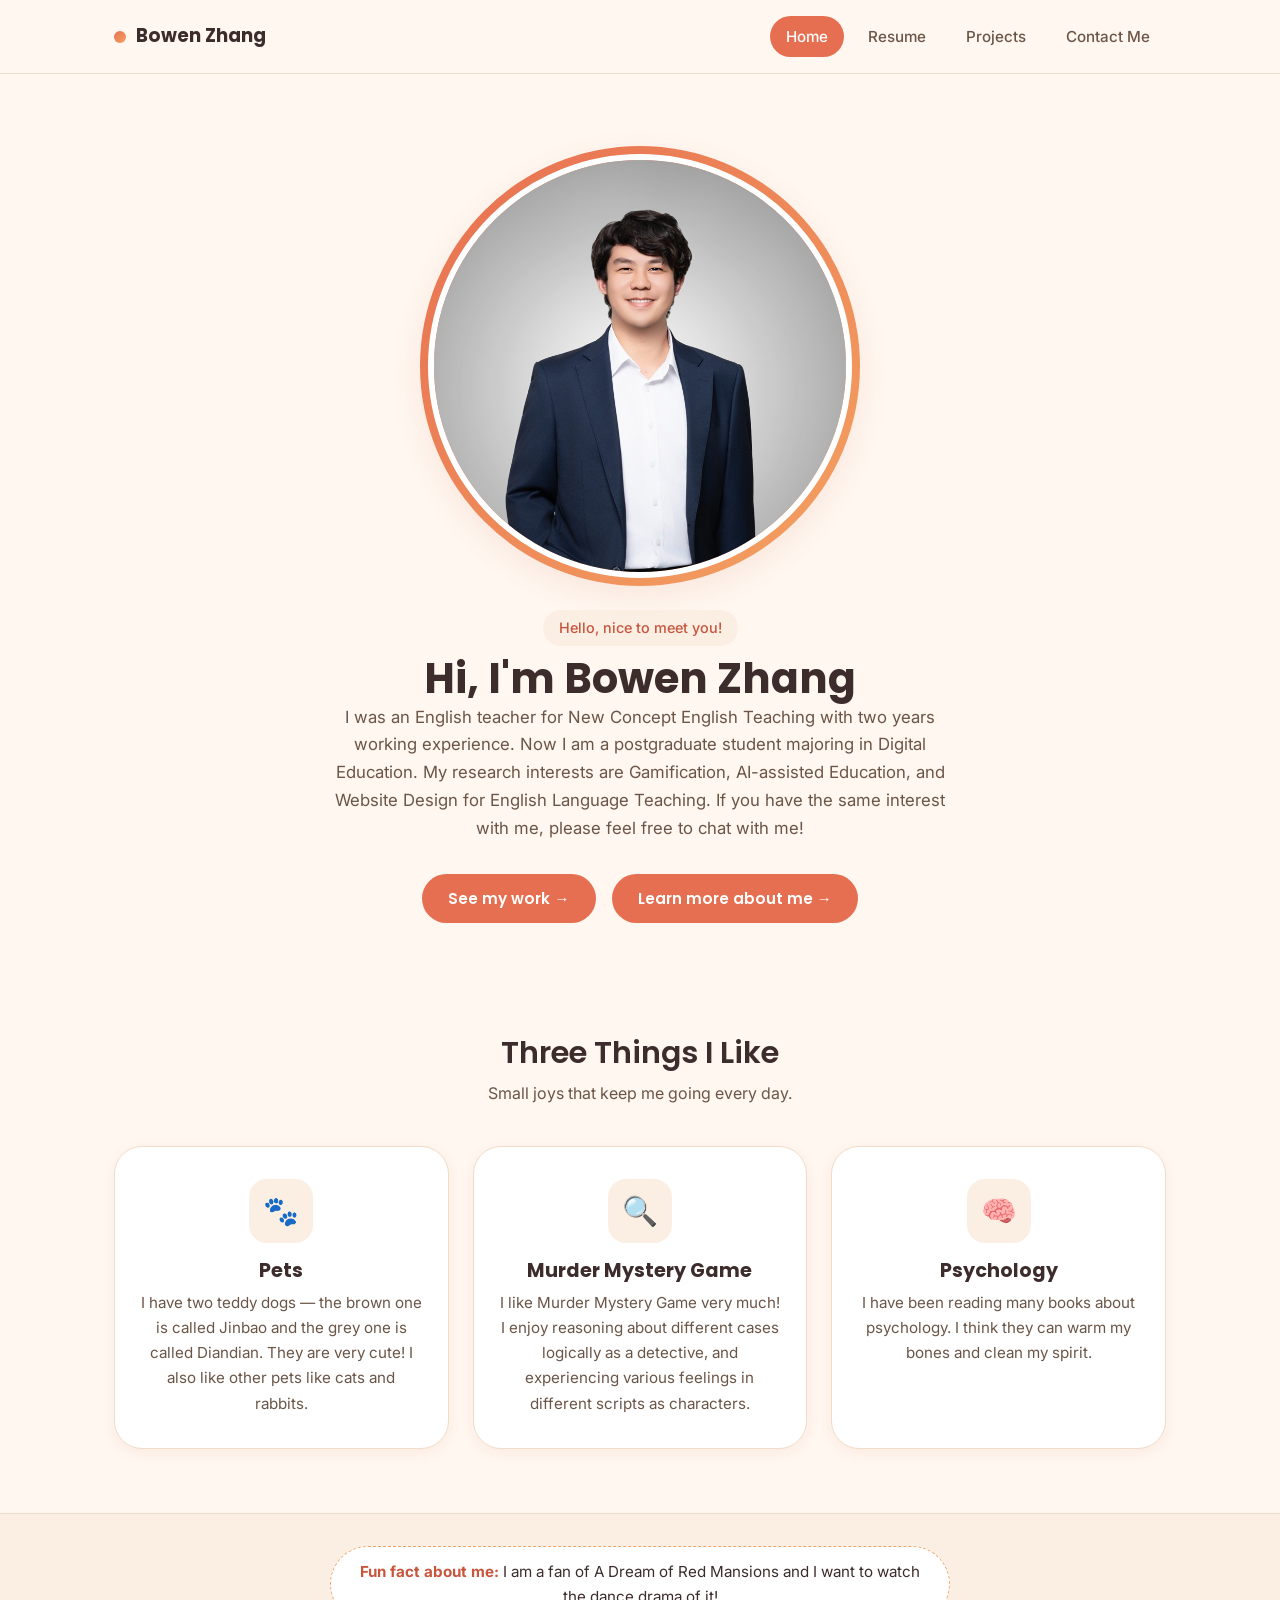
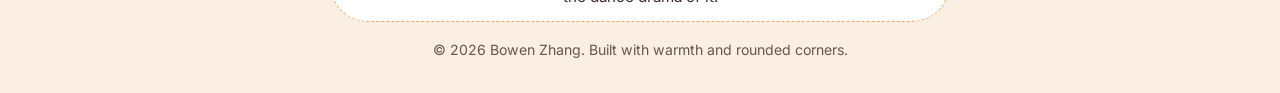
<file: Portfolio/index.html>
<!DOCTYPE html>
<html lang="en">
<head>
  <meta charset="UTF-8" />
  <meta name="viewport" content="width=device-width, initial-scale=1.0" />
  <title>Home | Bowen Zhang</title>
  <meta name="description" content="Hi, I'm Bowen Zhang — a friendly software builder who loves warm coffee, clean code, and long walks. Welcome to my little corner of the internet." />
  <link rel="stylesheet" href="css/styles.css" />
</head>
<body>

  <!-- ===== Navbar ===== -->
  <nav class="navbar">
    <div class="nav-inner">
      <a href="index.html" class="brand">
        <span class="brand-dot"></span>
        Bowen Zhang
      </a>
      <button class="nav-toggle" aria-label="Toggle menu" onclick="toggleNav()">&#9776;</button>
      <ul class="nav-links" id="navLinks">
        <a href="index.html" class="active">Home</a>
        <a href="resume.html">Resume</a>
        <a href="projects.html">Projects</a>
        <a href="contact.html">Contact Me</a>
      </ul>
    </div>
  </nav>

  <!-- ===== Hero ===== -->
  <header class="hero">
    <div class="container hero-inner">
      <div class="headshot-wrap">
        <img
          class="headshot"
          src="images/headshot-cropped.jpg"
          alt="Headshot of Bowen Zhang"
        />
      </div>
      <div>
        <span class="tagline">Hello, nice to meet you!</span>
        <h1>Hi, I'm Bowen Zhang</h1>
        <p class="intro">
          I was an English teacher for New Concept English Teaching with two years
          working experience. Now I am a postgraduate student majoring in Digital
          Education. My research interests are Gamification, AI-assisted Education, and
          Website Design for English Language Teaching. If you have the same interest
          with me, please feel free to chat with me!
        </p>
      </div>
    </div>
    <div class="container">
      <div class="hero-actions">
        <a href="projects.html" class="btn">See my work &rarr;</a>
        <a href="resume.html" class="btn">Learn more about me &rarr;</a>
      </div>
    </div>
  </header>

  <!-- ===== Three Things I Like ===== -->
  <section class="section">
    <div class="container">
      <h2 class="section-title">Three Things I Like</h2>
      <p class="section-subtitle">Small joys that keep me going every day.</p>
      <div class="likes-grid">
        <article class="like-card">
          <div class="like-icon">&#128062;</div>
          <h3>Pets</h3>
          <p>I have two teddy dogs — the brown one is called Jinbao and the grey one is called Diandian. They are very cute! I also like other pets like cats and rabbits.</p>
        </article>
        <article class="like-card">
          <div class="like-icon">&#128269;</div>
          <h3>Murder Mystery Game</h3>
          <p>I like Murder Mystery Game very much! I enjoy reasoning about different cases logically as a detective, and experiencing various feelings in different scripts as characters.</p>
        </article>
        <article class="like-card">
          <div class="like-icon">&#129504;</div>
          <h3>Psychology</h3>
          <p>I have been reading many books about psychology. I think they can warm my bones and clean my spirit.</p>
        </article>
      </div>
    </div>
  </section>

  <!-- ===== Footer ===== -->
  <footer class="footer">
    <div class="container">
      <p class="fun-fact">
        <strong>Fun fact about me:</strong> I am a fan of A Dream of Red Mansions and I want to watch the dance drama of it!
      </p>
      <p class="footer-meta">&copy; 2026 Bowen Zhang. Built with warmth and rounded corners.</p>
    </div>
  </footer>

  <script>
    function toggleNav() {
      document.getElementById('navLinks').classList.toggle('open');
    }
  </script>
</body>
</html>
</file>
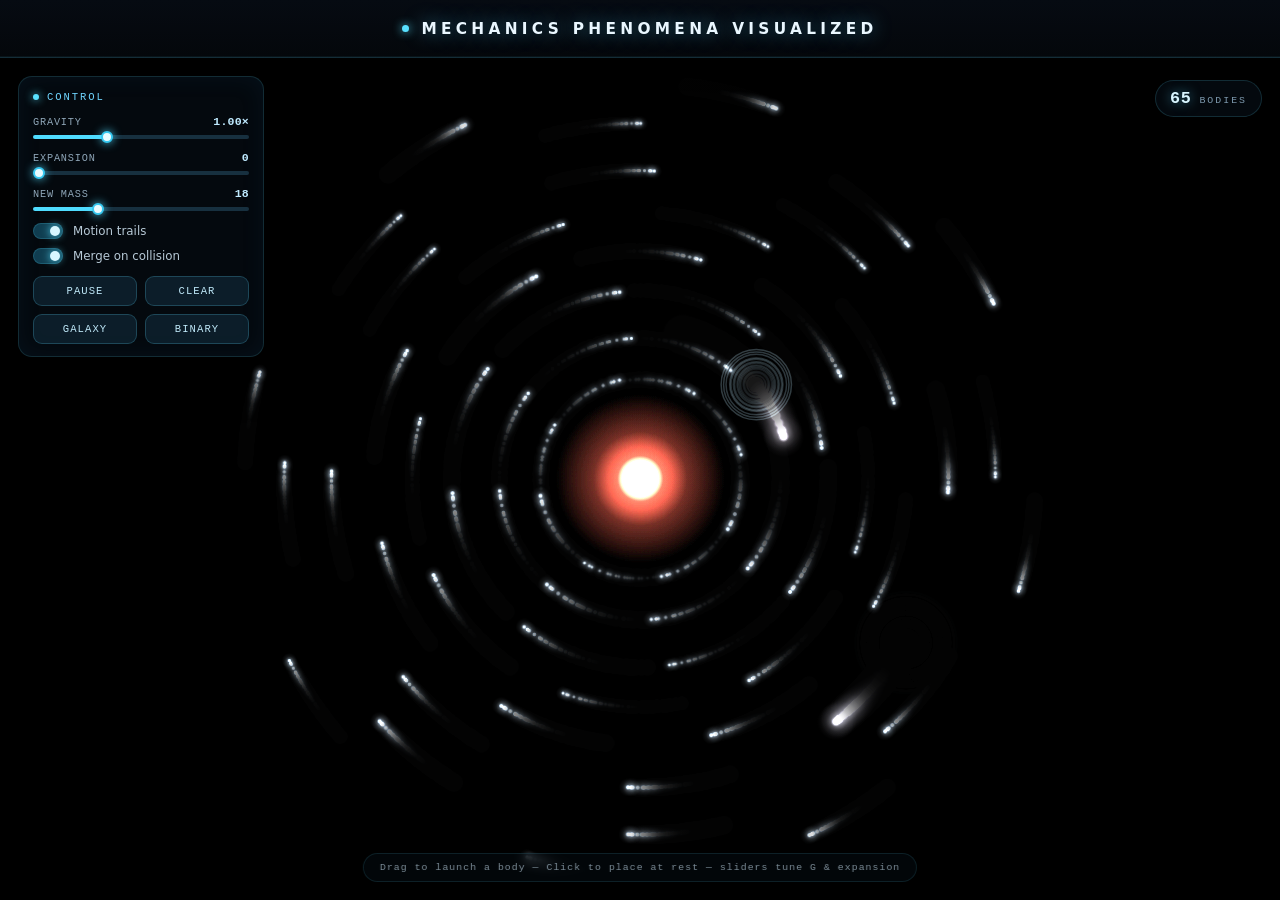
<file: Portfolio/physics-lesson.html>
<!DOCTYPE html>
<html lang="en">
<head>
  <meta charset="UTF-8" />
  <meta name="viewport" content="width=device-width, initial-scale=1.0" />
  <title>Mechanics Phenomena Visualized | Bowen Zhang</title>
  <meta name="description" content="An interactive gravity sandbox: launch planets, tune G and cosmic expansion, and watch bodies merge." />
  <style>
    * { box-sizing: border-box; }

    html, body {
      height: 100%;
      margin: 0;
    }

    body {
      background: #020305;
      color: #dfeaf5;
      font-family: "Segoe UI", system-ui, -apple-system, "Helvetica Neue", Arial, sans-serif;
      overflow: hidden;
    }

    .app {
      display: flex;
      flex-direction: column;
      height: 100vh;
      height: 100dvh;
    }

    /* ===== Title bar ===== */
    .title-bar {
      flex: 0 0 auto;
      display: flex;
      align-items: center;
      justify-content: center;
      height: 58px;
      padding: 0 20px;
      background: linear-gradient(180deg, #060b12 0%, #04070b 100%);
      border-bottom: 1px solid rgba(92, 220, 255, 0.16);
      box-shadow: 0 12px 30px rgba(0, 0, 0, 0.6), inset 0 -1px 0 rgba(92, 220, 255, 0.06);
      position: relative;
      z-index: 2;
    }

    .title-bar h1 {
      display: flex;
      align-items: center;
      gap: 12px;
      margin: 0;
      font-size: 0.96rem;
      font-weight: 600;
      letter-spacing: 0.28em;
      text-transform: uppercase;
      color: #eaf7ff;
      text-shadow: 0 0 18px rgba(92, 220, 255, 0.5);
      white-space: nowrap;
    }

    .pulse-dot {
      width: 7px;
      height: 7px;
      border-radius: 50%;
      background: #59e1ff;
      box-shadow: 0 0 10px #59e1ff;
      animation: pulse 2.4s ease-in-out infinite;
    }

    @keyframes pulse {
      0%, 100% { opacity: 0.5; box-shadow: 0 0 6px rgba(89, 225, 255, 0.45); }
      50% { opacity: 1; box-shadow: 0 0 16px rgba(89, 225, 255, 1); }
    }

    /* ===== Stage ===== */
    .stage {
      position: relative;
      flex: 1 1 auto;
      min-height: 0;
      background: #000;
      overflow: hidden;
    }

    .stage::after {
      content: "";
      position: absolute;
      inset: 0;
      pointer-events: none;
      background: radial-gradient(ellipse at center, rgba(0, 0, 0, 0) 52%, rgba(0, 0, 0, 0.6) 100%);
      z-index: 1;
    }

    #space {
      position: absolute;
      inset: 0;
      display: block;
      width: 100%;
      height: 100%;
      background: #000;
      touch-action: none;
      cursor: crosshair;
      z-index: 0;
    }

    /* ===== HUD ===== */
    .hud {
      position: absolute;
      z-index: 3;
    }

    .panel {
      top: 18px;
      left: 18px;
      width: 246px;
      padding: 14px 14px 12px;
      border-radius: 14px;
      background: rgba(6, 13, 20, 0.74);
      border: 1px solid rgba(92, 220, 255, 0.16);
      box-shadow: 0 18px 40px rgba(0, 0, 0, 0.55), inset 0 0 24px rgba(40, 120, 180, 0.08);
      backdrop-filter: blur(10px);
      -webkit-backdrop-filter: blur(10px);
      max-height: calc(100% - 36px);
      overflow-y: auto;
    }

    .panel-head {
      display: flex;
      align-items: center;
      gap: 8px;
      margin-bottom: 12px;
      font-family: ui-monospace, SFMono-Regular, Consolas, "Liberation Mono", monospace;
      font-size: 0.66rem;
      letter-spacing: 0.18em;
      text-transform: uppercase;
      color: #6fd6ff;
    }

    .panel-head::before {
      content: "";
      width: 6px;
      height: 6px;
      border-radius: 50%;
      background: #59e1ff;
      box-shadow: 0 0 8px #59e1ff;
    }

    .field {
      display: block;
      margin-bottom: 12px;
    }

    .field-top {
      display: flex;
      align-items: baseline;
      justify-content: space-between;
      margin-bottom: 7px;
      font-family: ui-monospace, SFMono-Regular, Consolas, "Liberation Mono", monospace;
      font-size: 0.64rem;
      letter-spacing: 0.08em;
      text-transform: uppercase;
      color: #8fa6b8;
    }

    .field-top b {
      font-size: 0.72rem;
      font-weight: 600;
      letter-spacing: 0.02em;
      color: #bfeaff;
    }

    input[type="range"] {
      -webkit-appearance: none;
      appearance: none;
      display: block;
      width: 100%;
      height: 4px;
      margin: 0;
      border-radius: 4px;
      outline: none;
      cursor: pointer;
      background: linear-gradient(
        90deg,
        #4fdcff 0%,
        #4fdcff var(--fill, 50%),
        #17303f var(--fill, 50%),
        #17303f 100%
      );
    }

    input[type="range"]::-webkit-slider-thumb {
      -webkit-appearance: none;
      width: 12px;
      height: 12px;
      border-radius: 50%;
      background: #e8fbff;
      border: 2px solid #35c8f0;
      box-shadow: 0 0 10px rgba(80, 220, 255, 0.9);
      cursor: pointer;
    }

    input[type="range"]::-moz-range-thumb {
      width: 10px;
      height: 10px;
      border-radius: 50%;
      background: #e8fbff;
      border: 2px solid #35c8f0;
      box-shadow: 0 0 10px rgba(80, 220, 255, 0.9);
      cursor: pointer;
    }

    .switch {
      display: flex;
      align-items: center;
      gap: 10px;
      margin: 9px 0;
      font-size: 0.74rem;
      color: #b7c9d6;
      cursor: pointer;
      user-select: none;
    }

    .switch input {
      position: absolute;
      opacity: 0;
      pointer-events: none;
    }

    .switch .track {
      position: relative;
      flex: 0 0 auto;
      width: 30px;
      height: 16px;
      border-radius: 99px;
      background: #16303f;
      border: 1px solid rgba(92, 220, 255, 0.18);
      transition: background 0.2s ease;
    }

    .switch .track::after {
      content: "";
      position: absolute;
      top: 2px;
      left: 2px;
      width: 10px;
      height: 10px;
      border-radius: 50%;
      background: #7b98ab;
      transition: transform 0.2s ease, background 0.2s ease, box-shadow 0.2s ease;
    }

    .switch input:checked + .track {
      background: rgba(50, 200, 255, 0.28);
    }

    .switch input:checked + .track::after {
      transform: translateX(14px);
      background: #d8f7ff;
      box-shadow: 0 0 8px #59e1ff;
    }

    .btn-row {
      display: grid;
      grid-template-columns: 1fr 1fr;
      gap: 8px;
      margin-top: 12px;
    }

    .pbtn {
      padding: 8px 6px;
      border-radius: 9px;
      font-family: ui-monospace, SFMono-Regular, Consolas, "Liberation Mono", monospace;
      font-size: 0.66rem;
      letter-spacing: 0.1em;
      text-transform: uppercase;
      color: #bfe8f8;
      background: rgba(30, 70, 95, 0.34);
      border: 1px solid rgba(92, 220, 255, 0.22);
      cursor: pointer;
      transition: background 0.18s ease, border-color 0.18s ease, box-shadow 0.18s ease, color 0.18s ease;
    }

    .pbtn:hover {
      background: rgba(50, 130, 175, 0.4);
      border-color: rgba(120, 235, 255, 0.55);
      box-shadow: 0 0 14px rgba(80, 220, 255, 0.25);
      color: #ffffff;
    }

    .pbtn.is-on {
      background: rgba(255, 96, 80, 0.22);
      border-color: rgba(255, 130, 110, 0.6);
      color: #ffd9d2;
      box-shadow: 0 0 14px rgba(255, 96, 80, 0.22);
    }

    .counter {
      top: 22px;
      right: 18px;
      display: flex;
      align-items: baseline;
      gap: 8px;
      padding: 8px 14px;
      border-radius: 99px;
      background: rgba(6, 13, 20, 0.7);
      border: 1px solid rgba(92, 220, 255, 0.16);
      backdrop-filter: blur(8px);
      -webkit-backdrop-filter: blur(8px);
      font-family: ui-monospace, SFMono-Regular, Consolas, "Liberation Mono", monospace;
      font-size: 0.62rem;
      letter-spacing: 0.2em;
      text-transform: uppercase;
      color: #7d99ad;
    }

    .counter b {
      font-size: 1.05rem;
      font-weight: 600;
      letter-spacing: 0.04em;
      color: #d9f6ff;
      text-shadow: 0 0 12px rgba(92, 220, 255, 0.55);
    }

    .hint {
      bottom: 18px;
      left: 50%;
      transform: translateX(-50%);
      padding: 8px 16px;
      border-radius: 99px;
      background: rgba(4, 10, 16, 0.62);
      border: 1px solid rgba(92, 220, 255, 0.12);
      backdrop-filter: blur(6px);
      -webkit-backdrop-filter: blur(6px);
      font-family: ui-monospace, SFMono-Regular, Consolas, "Liberation Mono", monospace;
      font-size: 0.62rem;
      letter-spacing: 0.1em;
      color: rgba(200, 225, 240, 0.62);
      white-space: nowrap;
    }

    @media (max-width: 720px) {
      .title-bar {
        height: 50px;
        padding: 0 12px;
      }

      .title-bar h1 {
        font-size: 0.72rem;
        letter-spacing: 0.15em;
      }

      .panel {
        top: 10px;
        left: 10px;
        width: 202px;
        padding: 10px;
        max-height: calc(100% - 20px);
      }

      .counter {
        top: 12px;
        right: 10px;
        padding: 6px 10px;
        gap: 6px;
        letter-spacing: 0.12em;
      }

      .pbtn {
        font-size: 0.6rem;
        letter-spacing: 0.06em;
        padding: 7px 4px;
      }

      .hint {
        bottom: 10px;
        width: calc(100% - 24px);
        padding: 7px 10px;
        font-size: 0.54rem;
        letter-spacing: 0.02em;
        text-align: center;
        white-space: normal;
      }
    }
  </style>
</head>
<body>
  <div class="app">
    <header class="title-bar">
      <h1><span class="pulse-dot" aria-hidden="true"></span>Mechanics Phenomena Visualized</h1>
    </header>

    <main class="stage" id="stage">
      <canvas id="space" aria-label="Gravity simulation canvas"></canvas>

      <aside class="hud panel" aria-label="Simulation controls">
        <div class="panel-head">Control</div>

        <label class="field" for="gravity">
          <span class="field-top"><span>Gravity</span><b id="gravityVal">1.00&times;</b></span>
          <input id="gravity" type="range" min="0" max="300" step="1" value="100" />
        </label>

        <label class="field" for="expansion">
          <span class="field-top"><span>Expansion</span><b id="expansionVal">0</b></span>
          <input id="expansion" type="range" min="0" max="100" step="1" value="0" />
        </label>

        <label class="field" for="mass">
          <span class="field-top"><span>New mass</span><b id="massVal">18</b></span>
          <input id="mass" type="range" min="1" max="60" step="1" value="18" />
        </label>

        <label class="switch">
          <input id="trails" type="checkbox" checked />
          <span class="track"></span>
          Motion trails
        </label>

        <label class="switch">
          <input id="merging" type="checkbox" checked />
          <span class="track"></span>
          Merge on collision
        </label>

        <div class="btn-row">
          <button id="pauseBtn" class="pbtn" type="button">Pause</button>
          <button id="clearBtn" class="pbtn" type="button">Clear</button>
          <button id="galaxyBtn" class="pbtn" type="button">Galaxy</button>
          <button id="binaryBtn" class="pbtn" type="button">Binary</button>
        </div>
      </aside>

      <div class="hud counter"><b id="bodyCount">0</b><span>bodies</span></div>

      <div class="hud hint">Drag to launch a body &mdash; Click to place at rest &mdash; sliders tune G &amp; expansion</div>
    </main>
  </div>

  <script>
    (function () {
      'use strict';

      var canvas = document.getElementById('space');
      var ctx = canvas.getContext('2d');
      var stage = document.getElementById('stage');
      var countEl = document.getElementById('bodyCount');

      var state = {
        bodies: [],
        flashes: [],
        paused: false,
        trails: true,
        merging: true,
        gravity: 100,
        expansion: 0,
        newMass: 18,
        drag: null,
        width: 0,
        height: 0
      };

      var DT = 1 / 60;
      var SOFT2 = 12 * 12;
      var MAX_ACC = 900;

      function clamp(v, lo, hi) { return v < lo ? lo : (v > hi ? hi : v); }
      function lerp(a, b, t) { return a + (b - a) * t; }

      // ---------- Appearance ----------
      function massMix(m) {
        var raw = clamp(Math.log10(m + 1) / Math.log10(2601), 0, 1);
        return Math.pow(raw, 1.7);
      }

      function massColor(m) {
        var t = massMix(m);
        return [
          Math.round(lerp(208, 255, t)),
          Math.round(lerp(232, 86, t)),
          Math.round(lerp(255, 60, t))
        ];
      }

      function massRadius(m) {
        return 2.2 * Math.cbrt(m) + 1.1;
      }

      function buildSprite(r, rgb) {
        var size = Math.ceil(r * 6.4);
        var c = size / 2;
        var cv = document.createElement('canvas');
        cv.width = size;
        cv.height = size;
        var g = cv.getContext('2d');
        var R = rgb[0], G = rgb[1], B = rgb[2];
        var grad = g.createRadialGradient(c, c, 0, c, c, c);
        grad.addColorStop(0.00, 'rgba(255,255,255,1)');
        grad.addColorStop(0.15, 'rgba(' + R + ',' + G + ',' + B + ',1)');
        grad.addColorStop(0.17, 'rgba(' + R + ',' + G + ',' + B + ',0.94)');
        grad.addColorStop(0.20, 'rgba(' + R + ',' + G + ',' + B + ',0.6)');
        grad.addColorStop(0.27, 'rgba(' + R + ',' + G + ',' + B + ',0.22)');
        grad.addColorStop(0.55, 'rgba(' + R + ',' + G + ',' + B + ',0.08)');
        grad.addColorStop(1.00, 'rgba(' + R + ',' + G + ',' + B + ',0)');
        g.fillStyle = grad;
        g.fillRect(0, 0, size, size);
        return { cv: cv, size: size };
      }

      function updateCount() {
        countEl.textContent = state.bodies.length;
      }

      function makeBody(x, y, vx, vy, m) {
        var rgb = massColor(m);
        var r = massRadius(m);
        var b = {
          x: x,
          y: y,
          vx: vx,
          vy: vy,
          m: m,
          r: r,
          ax: 0,
          ay: 0,
          dead: false,
          sprite: null
        };
        b.sprite = buildSprite(r, rgb);
        state.bodies.push(b);
        updateCount();
        return b;
      }

      // ---------- Sizing ----------
      function resize() {
        var rect = stage.getBoundingClientRect();
        var w = Math.max(1, Math.round(rect.width));
        var h = Math.max(1, Math.round(rect.height));
        var dpr = Math.min(window.devicePixelRatio || 1, 2);

        if (state.width && state.height && (state.width !== w || state.height !== h)) {
          var sx = w / state.width;
          var sy = h / state.height;
          for (var i = 0; i < state.bodies.length; i++) {
            state.bodies[i].x *= sx;
            state.bodies[i].y *= sy;
          }
        }

        state.width = w;
        state.height = h;
        canvas.width = Math.round(w * dpr);
        canvas.height = Math.round(h * dpr);
        canvas.style.width = w + 'px';
        canvas.style.height = h + 'px';
        ctx.setTransform(dpr, 0, 0, dpr, 0, 0);
        ctx.fillStyle = '#000';
        ctx.fillRect(0, 0, w, h);
      }

      // ---------- Simulation ----------
      function simulate(dt) {
        var bodies = state.bodies;
        var n = bodies.length;
        var G = state.gravity * 20;
        var expK = state.expansion * 0.0012;
        var cx = state.width / 2;
        var cy = state.height / 2;
        var i, j, a, b, dx, dy, d2, invD, pull;

        for (i = 0; i < n; i++) {
          bodies[i].ax = 0;
          bodies[i].ay = 0;
        }

        for (i = 0; i < n; i++) {
          a = bodies[i];
          for (j = i + 1; j < n; j++) {
            b = bodies[j];
            dx = b.x - a.x;
            dy = b.y - a.y;
            d2 = dx * dx + dy * dy + SOFT2;
            invD = 1 / Math.sqrt(d2);
            pull = G * invD / d2;
            a.ax += dx * pull * b.m;
            a.ay += dy * pull * b.m;
            b.ax -= dx * pull * a.m;
            b.ay -= dy * pull * a.m;
          }
        }

        for (i = 0; i < n; i++) {
          b = bodies[i];
          if (expK) {
            b.ax += (b.x - cx) * expK;
            b.ay += (b.y - cy) * expK;
          }
          var a2 = b.ax * b.ax + b.ay * b.ay;
          if (a2 > MAX_ACC * MAX_ACC) {
            var s = MAX_ACC / Math.sqrt(a2);
            b.ax *= s;
            b.ay *= s;
          }
          b.vx += b.ax * dt;
          b.vy += b.ay * dt;
          b.x += b.vx * dt;
          b.y += b.vy * dt;
        }

        if (state.merging) resolveMerges();
      }

      function resolveMerges() {
        var bodies = state.bodies;
        var removed = false;

        for (var i = 0; i < bodies.length; i++) {
          var a = bodies[i];
          if (a.dead) continue;
          for (var j = i + 1; j < bodies.length; j++) {
            var b = bodies[j];
            if (b.dead) continue;
            var dx = b.x - a.x;
            var dy = b.y - a.y;
            var d = Math.sqrt(dx * dx + dy * dy);
            if (d >= (a.r + b.r) * 0.85) continue;

            var total = a.m + b.m;
            var vx = (a.m * a.vx + b.m * b.vx) / total;
            var vy = (a.m * a.vy + b.m * b.vy) / total;
            var x = (a.m * a.x + b.m * b.x) / total;
            var y = (a.m * a.y + b.m * b.y) / total;
            var rgb = massColor(total);
            var r = massRadius(total);
            var big = a.m >= b.m ? a : b;
            var small = big === a ? b : a;

            big.x = x;
            big.y = y;
            big.vx = vx;
            big.vy = vy;
            big.m = total;
            big.r = r;
            big.sprite = buildSprite(r, rgb);
            small.dead = true;

            state.flashes.push({ x: x, y: y, r: Math.max(a.r, b.r) * 0.9, life: 1 });
            removed = true;
          }
        }

        if (removed) {
          var alive = [];
          for (var k = 0; k < bodies.length; k++) {
            if (!bodies[k].dead) alive.push(bodies[k]);
          }
          state.bodies = alive;
          updateCount();
        }
      }

      // ---------- Rendering ----------
      function render(dt) {
        var w = state.width;
        var h = state.height;
        var i;

        if (state.trails && !state.paused) {
          ctx.fillStyle = 'rgba(0, 0, 0, 0.16)';
          ctx.fillRect(0, 0, w, h);
        } else {
          ctx.clearRect(0, 0, w, h);
        }

        ctx.globalCompositeOperation = 'lighter';
        for (i = 0; i < state.bodies.length; i++) {
          var b = state.bodies[i];
          var s = b.sprite.size;
          ctx.drawImage(b.sprite.cv, b.x - s / 2, b.y - s / 2);
        }

        for (i = state.flashes.length - 1; i >= 0; i--) {
          var f = state.flashes[i];
          var p = 1 - f.life;
          ctx.beginPath();
          ctx.arc(f.x, f.y, f.r + p * 46, 0, Math.PI * 2);
          ctx.strokeStyle = 'rgba(190, 235, 255, ' + (f.life * 0.7).toFixed(3) + ')';
          ctx.lineWidth = 1.5;
          ctx.stroke();
          if (!state.paused) {
            f.life -= dt * 1.6;
            if (f.life <= 0) state.flashes.splice(i, 1);
          }
        }

        ctx.globalCompositeOperation = 'source-over';
        drawDrag();
      }

      function drawDrag() {
        var d = state.drag;
        if (!d) return;

        var dx = d.x1 - d.x0;
        var dy = d.y1 - d.y0;
        var dist = Math.hypot(dx, dy);
        var m = state.newMass;
        var r = massRadius(m);

        ctx.save();
        ctx.lineWidth = 1;
        ctx.setLineDash([4, 5]);
        ctx.strokeStyle = 'rgba(120, 220, 255, 0.55)';
        ctx.beginPath();
        ctx.moveTo(d.x0, d.y0);
        ctx.lineTo(d.x1, d.y1);
        ctx.stroke();
        ctx.setLineDash([]);

        ctx.beginPath();
        ctx.arc(d.x0, d.y0, r, 0, Math.PI * 2);
        ctx.fillStyle = 'rgba(200, 235, 255, 0.22)';
        ctx.fill();
        ctx.strokeStyle = 'rgba(150, 225, 255, 0.9)';
        ctx.stroke();

        if (dist >= 6) {
          var ux = dx / dist;
          var uy = dy / dist;
          var ah = 12;
          ctx.beginPath();
          ctx.moveTo(d.x1, d.y1);
          ctx.lineTo(d.x1 - ux * ah - uy * ah * 0.6, d.y1 - uy * ah + ux * ah * 0.6);
          ctx.lineTo(d.x1 - ux * ah + uy * ah * 0.6, d.y1 - uy * ah - ux * ah * 0.6);
          ctx.closePath();
          ctx.fillStyle = 'rgba(150, 230, 255, 0.95)';
          ctx.fill();
        }
        ctx.restore();
      }

      // ---------- Scenes ----------
      function clearAll() {
        state.bodies = [];
        state.flashes = [];
        state.drag = null;
        updateCount();
      }

      function generateGalaxy() {
        clearAll();
        var cx = state.width / 2;
        var cy = state.height / 2;
        var G = state.gravity * 20;
        var starMass = 1500;
        var minDim = Math.min(state.width, state.height);
        var centralR = massRadius(starMass);
        var rInner = Math.max(centralR * 2.6, minDim * 0.12);
        var rOuter = minDim * 0.47;
        var rings = 8;
        var perRing = Math.max(3, Math.min(9, Math.round((state.width * state.height) / 130000)));
        var ringData = [];
        var i, k;

        makeBody(cx, cy, 0, 0, starMass);

        // Evenly spaced rings keep the disk from collapsing into itself.
        for (i = 0; i < rings; i++) {
          var rr = rInner + (rOuter - rInner) * (i / (rings - 1)) + (Math.random() - 0.5) * 8;
          var masses = [];
          for (k = 0; k < perRing; k++) masses.push(0.08 + Math.random() * 0.42);
          ringData.push({ r: rr, masses: masses });
        }

        var enclosed = 0;
        for (i = 0; i < ringData.length; i++) {
          var ring = ringData[i];
          var ringMass = 0;
          for (k = 0; k < ring.masses.length; k++) ringMass += ring.masses[k];
          enclosed += ringMass;
          // Only part of the flattened disk acts as enclosed mass.
          var mEnc = starMass + enclosed * 0.5;
          var offset = Math.random() * Math.PI * 2;
          for (k = 0; k < ring.masses.length; k++) {
            var ang = offset + k * (Math.PI * 2 / perRing) + (Math.random() - 0.5) * 0.1;
            var v = Math.sqrt(G * mEnc / ring.r);
            makeBody(
              cx + Math.cos(ang) * ring.r,
              cy + Math.sin(ang) * ring.r,
              -Math.sin(ang) * v,
              Math.cos(ang) * v,
              ring.masses[k]
            );
          }
        }

        // Two brighter planets add colour contrast to the field.
        for (i = 0; i < 2; i++) {
          var pr = rInner + Math.random() * (rOuter - rInner);
          var pa = Math.random() * Math.PI * 2;
          var pm = 6 + Math.random() * 10;
          var pv = Math.sqrt(G * starMass / pr);
          makeBody(
            cx + Math.cos(pa) * pr,
            cy + Math.sin(pa) * pr,
            -Math.sin(pa) * pv,
            Math.cos(pa) * pv,
            pm
          );
        }
      }

      function generateBinary() {
        clearAll();
        var cx = state.width / 2;
        var cy = state.height / 2;
        var G = state.gravity * 20;
        var minDim = Math.min(state.width, state.height);
        var mA = 1000;
        var mB = 900;
        var separ = minDim * 0.18;
        var total = mA + mB;
        var vRel = Math.sqrt(G * total / separ);
        var vA = vRel * mB / total;
        var vB = vRel * mA / total;
        var i;

        // Both stars sit symmetrically around the centre of mass.
        makeBody(cx - separ * (mB / total), cy, 0, -vA, mA);
        makeBody(cx + separ * (mA / total), cy, 0, vB, mB);

        for (i = 0; i < 34; i++) {
          var rr = separ * (2.1 + Math.random() * 2.6);
          var ang = Math.random() * Math.PI * 2;
          var m = 0.25 + Math.random() * 0.9;
          var v = Math.sqrt(G * total / rr) * (0.96 + Math.random() * 0.04);
          makeBody(
            cx + Math.cos(ang) * rr,
            cy + Math.sin(ang) * rr,
            -Math.sin(ang) * v,
            Math.cos(ang) * v,
            m
          );
        }
      }

      // ---------- Input ----------
      function localPoint(e) {
        var rect = canvas.getBoundingClientRect();
        return { x: e.clientX - rect.left, y: e.clientY - rect.top };
      }

      canvas.addEventListener('pointerdown', function (e) {
        if (e.button !== undefined && e.button !== 0) return;
        canvas.setPointerCapture(e.pointerId);
        var p = localPoint(e);
        state.drag = { x0: p.x, y0: p.y, x1: p.x, y1: p.y, id: e.pointerId };
      });

      canvas.addEventListener('pointermove', function (e) {
        if (!state.drag || e.pointerId !== state.drag.id) return;
        var p = localPoint(e);
        state.drag.x1 = p.x;
        state.drag.y1 = p.y;
      });

      function endDrag(e) {
        if (!state.drag || e.pointerId !== state.drag.id) return;
        var d = state.drag;
        state.drag = null;

        var dx = d.x1 - d.x0;
        var dy = d.y1 - d.y0;
        var dist = Math.hypot(dx, dy);
        var m = state.newMass;

        if (dist < 6) {
          makeBody(d.x0, d.y0, 0, 0, m);
        } else {
          var speed = Math.min(dist * 5, 1100);
          var ux = dx / dist;
          var uy = dy / dist;
          makeBody(d.x0, d.y0, ux * speed, uy * speed, m);
        }
      }

      canvas.addEventListener('pointerup', endDrag);
      canvas.addEventListener('pointercancel', function () { state.drag = null; });

      // ---------- UI ----------
      var gravityInput = document.getElementById('gravity');
      var gravityVal = document.getElementById('gravityVal');
      var expansionInput = document.getElementById('expansion');
      var expansionVal = document.getElementById('expansionVal');
      var massInput = document.getElementById('mass');
      var massVal = document.getElementById('massVal');
      var trailsToggle = document.getElementById('trails');
      var mergingToggle = document.getElementById('merging');
      var pauseBtn = document.getElementById('pauseBtn');
      var clearBtn = document.getElementById('clearBtn');
      var galaxyBtn = document.getElementById('galaxyBtn');
      var binaryBtn = document.getElementById('binaryBtn');

      function paintFill(input) {
        var min = parseFloat(input.min);
        var max = parseFloat(input.max);
        var pct = ((parseFloat(input.value) - min) / (max - min)) * 100;
        input.style.setProperty('--fill', pct + '%');
      }

      gravityInput.addEventListener('input', function () {
        state.gravity = parseFloat(gravityInput.value);
        gravityVal.textContent = (state.gravity / 100).toFixed(2) + '\u00d7';
        paintFill(gravityInput);
      });

      expansionInput.addEventListener('input', function () {
        state.expansion = parseFloat(expansionInput.value);
        expansionVal.textContent = expansionInput.value;
        paintFill(expansionInput);
      });

      massInput.addEventListener('input', function () {
        state.newMass = parseFloat(massInput.value);
        massVal.textContent = massInput.value;
        paintFill(massInput);
      });

      trailsToggle.addEventListener('change', function () {
        state.trails = trailsToggle.checked;
      });

      mergingToggle.addEventListener('change', function () {
        state.merging = mergingToggle.checked;
      });

      pauseBtn.addEventListener('click', function () {
        state.paused = !state.paused;
        pauseBtn.textContent = state.paused ? 'Resume' : 'Pause';
        pauseBtn.classList.toggle('is-on', state.paused);
      });

      clearBtn.addEventListener('click', clearAll);
      galaxyBtn.addEventListener('click', generateGalaxy);
      binaryBtn.addEventListener('click', generateBinary);

      [gravityInput, expansionInput, massInput].forEach(paintFill);

      // ---------- Main loop ----------
      var last = performance.now();
      var acc = 0;

      function loop(now) {
        var elapsed = Math.min((now - last) / 1000, 0.05);
        last = now;

        if (!state.paused) {
          acc += elapsed;
          var guard = 0;
          while (acc >= DT && guard < 5) {
            simulate(DT);
            acc -= DT;
            guard++;
          }
          if (guard >= 5) acc = 0;
        }

        render(state.paused ? 0 : elapsed);
        requestAnimationFrame(loop);
      }

      // ---------- Boot ----------
      resize();
      generateGalaxy();

      if (window.ResizeObserver) {
        new ResizeObserver(resize).observe(stage);
      } else {
        window.addEventListener('resize', resize);
      }

      requestAnimationFrame(function (t) {
        last = t;
        loop(t);
      });
    })();
  </script>
</body>
</html>
</file>
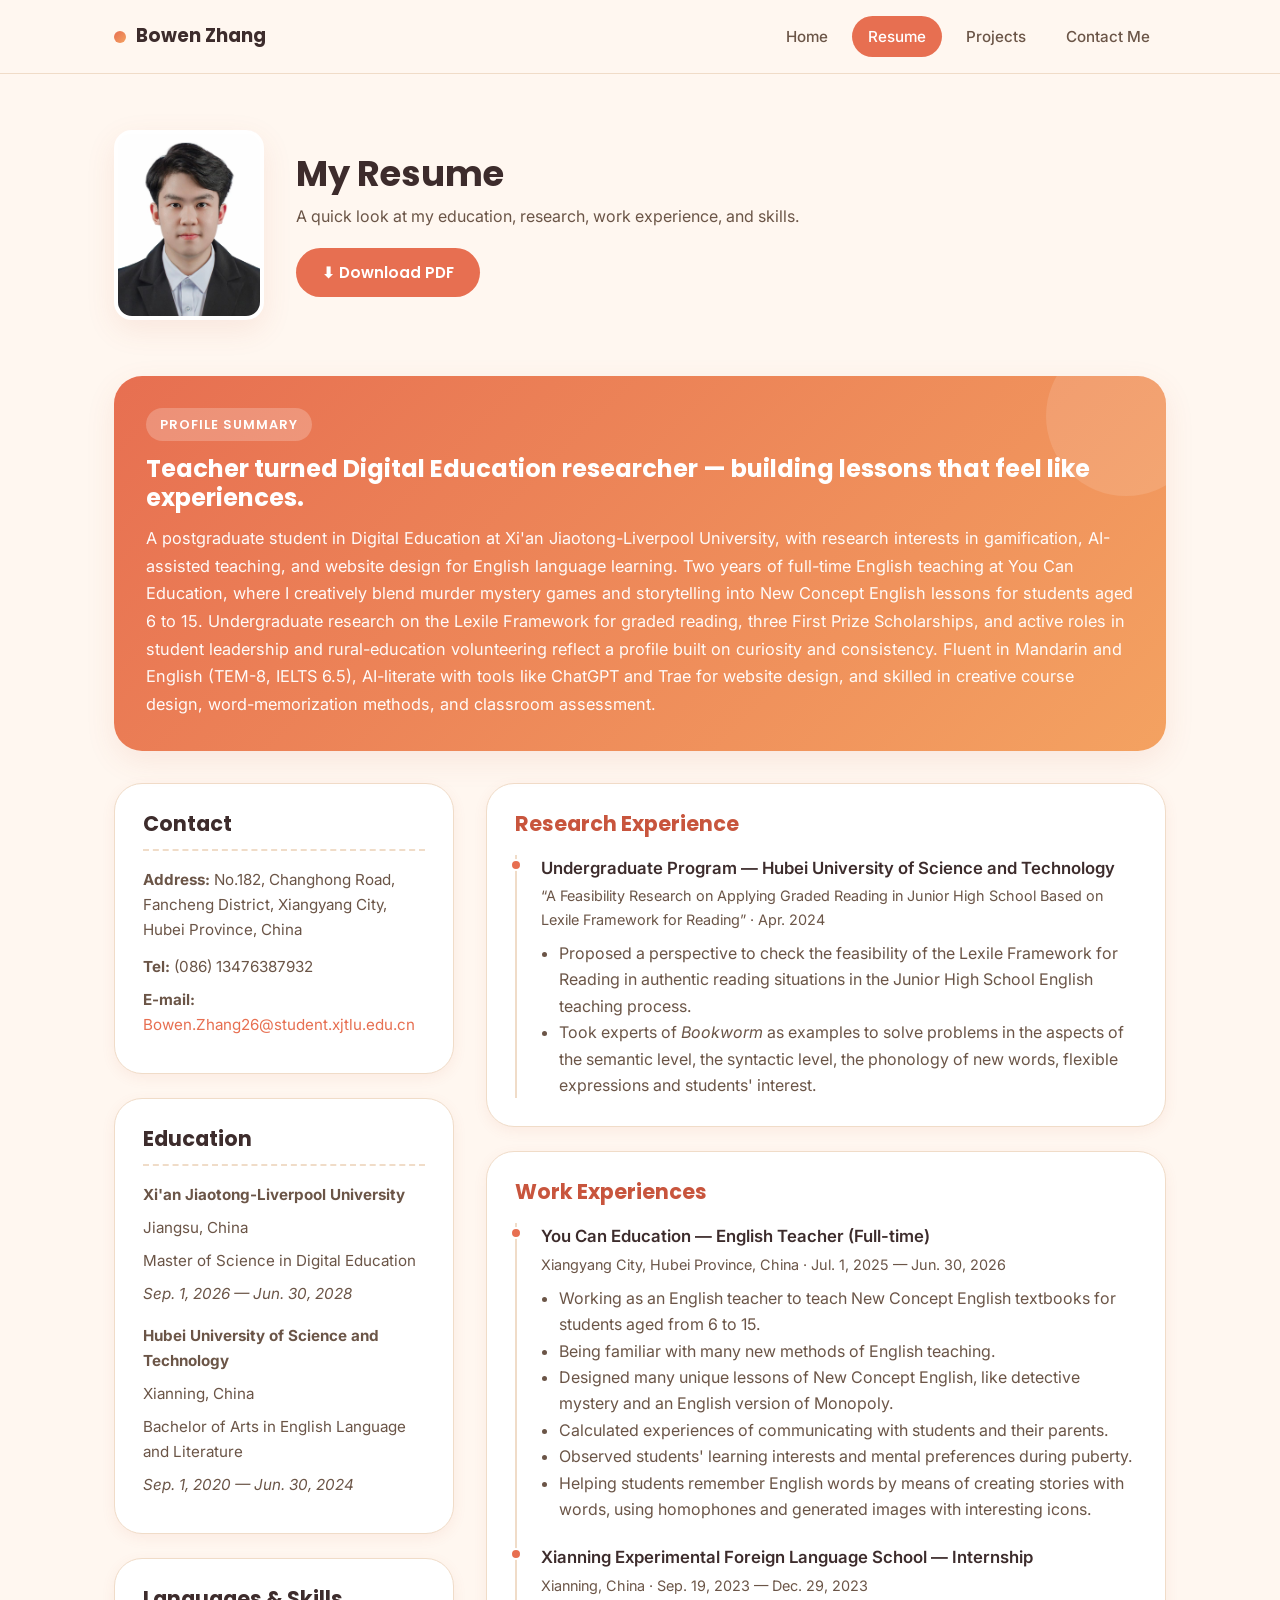
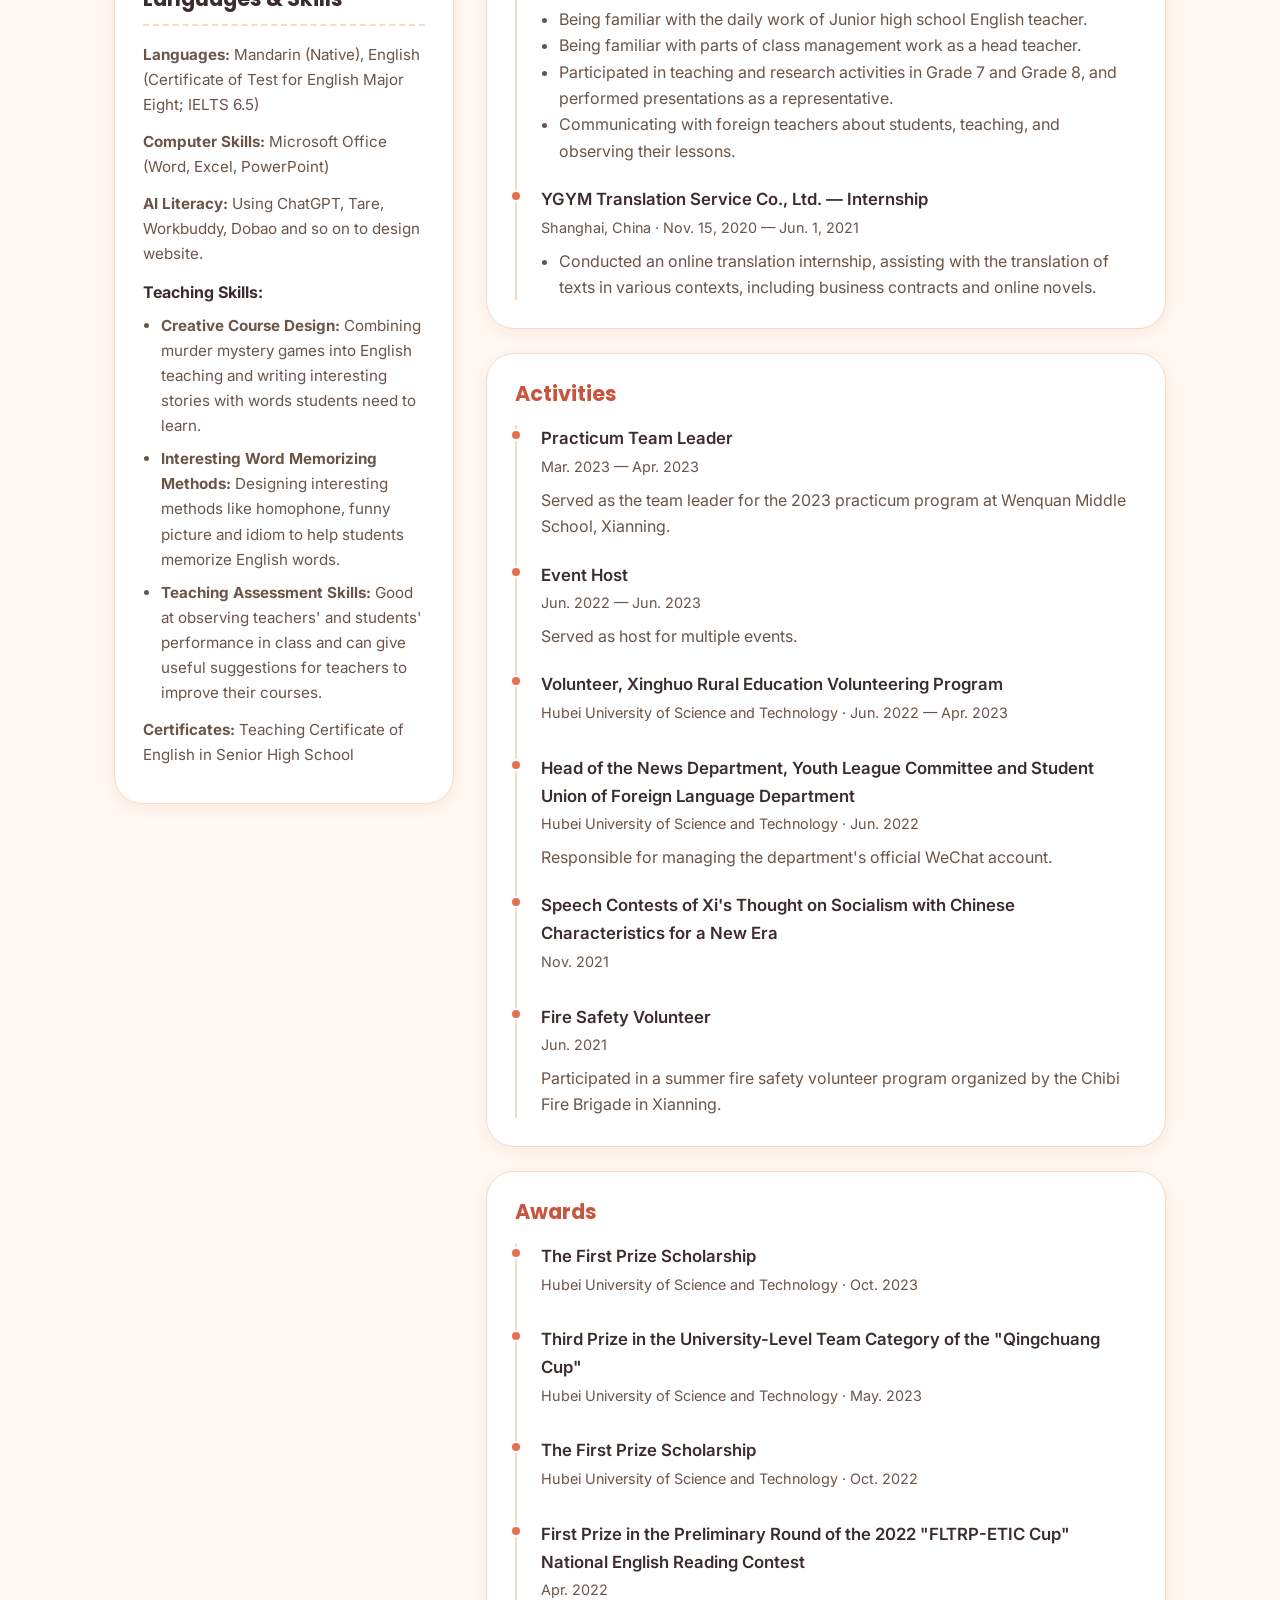
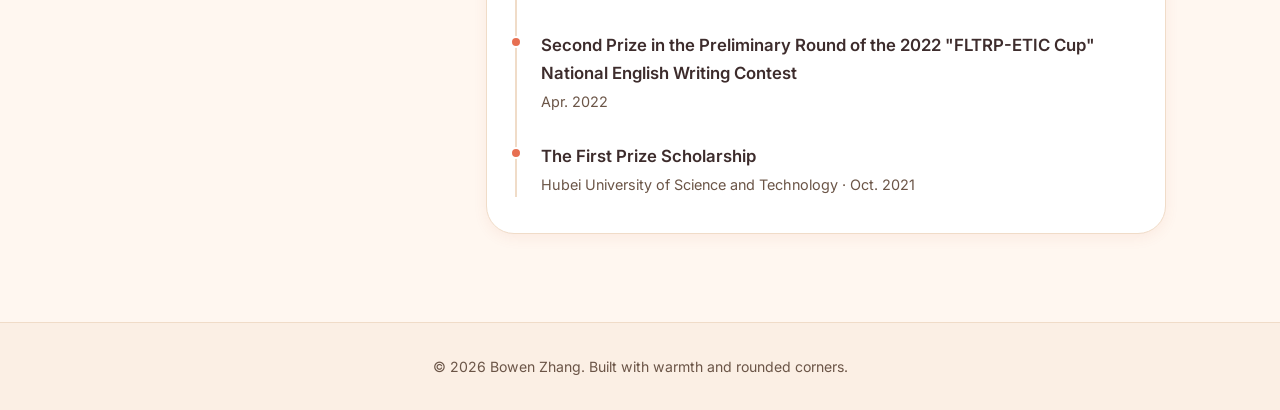
<file: Portfolio/resume.html>
<!DOCTYPE html>
<html lang="en">
<head>
  <meta charset="UTF-8" />
  <meta name="viewport" content="width=device-width, initial-scale=1.0" />
  <title>Resume | Bowen Zhang</title>
  <meta name="description" content="Resume of Bowen Zhang — English teacher and Digital Education postgraduate student specializing in Gamification and AI-assisted Education." />
  <link rel="stylesheet" href="css/styles.css" />
</head>
<body>

  <!-- ===== Navbar ===== -->
  <nav class="navbar">
    <div class="nav-inner">
      <a href="index.html" class="brand">
        <span class="brand-dot"></span>
        Bowen Zhang
      </a>
      <button class="nav-toggle" aria-label="Toggle menu" onclick="toggleNav()">&#9776;</button>
      <ul class="nav-links" id="navLinks">
        <a href="index.html">Home</a>
        <a href="resume.html" class="active">Resume</a>
        <a href="projects.html">Projects</a>
        <a href="contact.html">Contact Me</a>
      </ul>
    </div>
  </nav>

  <!-- ===== Page header ===== -->
  <header class="page-header">
    <div class="container resume-header-inner">
      <div class="resume-portrait">
        <img src="images/portrait.jpg" alt="Portrait of Bowen Zhang" />
      </div>
      <div class="resume-header-text">
        <h1>My Resume</h1>
        <p>A quick look at my education, research, work experience, and skills.</p>
        <a href="resume.pdf" download="Bowen-Zhang-Resume.pdf" class="btn" style="margin-top:18px;">&#11015; Download PDF</a>
      </div>
    </div>
  </header>

  <!-- ===== Resume body ===== -->
  <section class="section" style="padding-top:24px;">
    <div class="container">

      <!-- ===== Profile Summary (highlight box) ===== -->
      <div class="resume-summary">
        <span class="summary-label">Profile Summary</span>
        <h2>Teacher turned Digital Education researcher — building lessons that feel like experiences.</h2>
        <p>
          A postgraduate student in Digital Education at Xi'an Jiaotong-Liverpool University, with research interests in gamification, AI-assisted teaching, and website design for English language learning. Two years of full-time English teaching at You Can Education, where I creatively blend murder mystery games and storytelling into New Concept English lessons for students aged 6 to 15. Undergraduate research on the Lexile Framework for graded reading, three First Prize Scholarships, and active roles in student leadership and rural-education volunteering reflect a profile built on curiosity and consistency. Fluent in Mandarin and English (TEM-8, IELTS 6.5), AI-literate with tools like ChatGPT and Trae for website design, and skilled in creative course design, word-memorization methods, and classroom assessment.
        </p>
      </div>

      <div class="resume-grid">

        <!-- Left column: contact + education + skills -->
        <aside>
          <div class="resume-card">
            <h2>Contact</h2>
            <p><strong>Address:</strong> No.182, Changhong Road, Fancheng District, Xiangyang City, Hubei Province, China</p>
            <p style="margin-top:12px;"><strong>Tel:</strong> (086) 13476387932</p>
            <p><strong>E-mail:</strong> <a href="mailto:Bowen.Zhang26@student.xjtlu.edu.cn">Bowen.Zhang26@student.xjtlu.edu.cn</a></p>
          </div>

          <div class="resume-card" style="margin-top:24px;">
            <h2>Education</h2>
            <p><strong>Xi'an Jiaotong-Liverpool University</strong></p>
            <p>Jiangsu, China</p>
            <p style="margin-top:8px;">Master of Science in Digital Education</p>
            <p><em>Sep. 1, 2026 — Jun. 30, 2028</em></p>
            <p style="margin-top:16px;"><strong>Hubei University of Science and Technology</strong></p>
            <p>Xianning, China</p>
            <p style="margin-top:8px;">Bachelor of Arts in English Language and Literature</p>
            <p><em>Sep. 1, 2020 — Jun. 30, 2024</em></p>
          </div>

          <div class="resume-card" style="margin-top:24px;">
            <h2>Languages &amp; Skills</h2>
            <p><strong>Languages:</strong> Mandarin (Native), English (Certificate of Test for English Major Eight; IELTS 6.5)</p>
            <p style="margin-top:12px;"><strong>Computer Skills:</strong> Microsoft Office (Word, Excel, PowerPoint)</p>
            <p style="margin-top:12px;"><strong>AI Literacy:</strong> Using ChatGPT, Tare, Workbuddy, Dobao and so on to design website.</p>
            <div style="margin-top:12px;">
              <strong>Teaching Skills:</strong>
              <ul style="margin-top:8px; padding-left:18px; list-style:disc; color:var(--text-soft);">
                <li><strong>Creative Course Design:</strong> Combining murder mystery games into English teaching and writing interesting stories with words students need to learn.</li>
                <li><strong>Interesting Word Memorizing Methods:</strong> Designing interesting methods like homophone, funny picture and idiom to help students memorize English words.</li>
                <li><strong>Teaching Assessment Skills:</strong> Good at observing teachers' and students' performance in class and can give useful suggestions for teachers to improve their courses.</li>
              </ul>
            </div>
            <p style="margin-top:12px;"><strong>Certificates:</strong> Teaching Certificate of English in Senior High School</p>
          </div>
        </aside>

        <!-- Right column: research, work, activities -->
        <div>
          <div class="resume-section">
            <h2>Research Experience</h2>
            <div class="timeline-item">
              <div class="role">Undergraduate Program — Hubei University of Science and Technology</div>
              <div class="meta">&ldquo;A Feasibility Research on Applying Graded Reading in Junior High School Based on Lexile Framework for Reading&rdquo; &middot; Apr. 2024</div>
              <ul style="margin-top:8px; padding-left:18px; list-style:disc; color:var(--text-soft);">
                <li>Proposed a perspective to check the feasibility of the Lexile Framework for Reading in authentic reading situations in the Junior High School English teaching process.</li>
                <li>Took experts of <em>Bookworm</em> as examples to solve problems in the aspects of the semantic level, the syntactic level, the phonology of new words, flexible expressions and students' interest.</li>
              </ul>
            </div>
          </div>

          <div class="resume-section">
            <h2>Work Experiences</h2>

            <div class="timeline-item">
              <div class="role">You Can Education — English Teacher (Full-time)</div>
              <div class="meta">Xiangyang City, Hubei Province, China &middot; Jul. 1, 2025 — Jun. 30, 2026</div>
              <ul style="margin-top:8px; padding-left:18px; list-style:disc; color:var(--text-soft);">
                <li>Working as an English teacher to teach New Concept English textbooks for students aged from 6 to 15.</li>
                <li>Being familiar with many new methods of English teaching.</li>
                <li>Designed many unique lessons of New Concept English, like detective mystery and an English version of Monopoly.</li>
                <li>Calculated experiences of communicating with students and their parents.</li>
                <li>Observed students' learning interests and mental preferences during puberty.</li>
                <li>Helping students remember English words by means of creating stories with words, using homophones and generated images with interesting icons.</li>
              </ul>
            </div>

            <div class="timeline-item">
              <div class="role">Xianning Experimental Foreign Language School — Internship</div>
              <div class="meta">Xianning, China &middot; Sep. 19, 2023 — Dec. 29, 2023</div>
              <ul style="margin-top:8px; padding-left:18px; list-style:disc; color:var(--text-soft);">
                <li>Being familiar with the daily work of Junior high school English teacher.</li>
                <li>Being familiar with parts of class management work as a head teacher.</li>
                <li>Participated in teaching and research activities in Grade 7 and Grade 8, and performed presentations as a representative.</li>
                <li>Communicating with foreign teachers about students, teaching, and observing their lessons.</li>
              </ul>
            </div>

            <div class="timeline-item">
              <div class="role">YGYM Translation Service Co., Ltd. — Internship</div>
              <div class="meta">Shanghai, China &middot; Nov. 15, 2020 — Jun. 1, 2021</div>
              <ul style="margin-top:8px; padding-left:18px; list-style:disc; color:var(--text-soft);">
                <li>Conducted an online translation internship, assisting with the translation of texts in various contexts, including business contracts and online novels.</li>
              </ul>
            </div>
          </div>

          <div class="resume-section">
            <h2>Activities</h2>
            <div class="timeline-item">
              <div class="role">Practicum Team Leader</div>
              <div class="meta">Mar. 2023 — Apr. 2023</div>
              <p style="margin-top:8px; color:var(--text-soft);">Served as the team leader for the 2023 practicum program at Wenquan Middle School, Xianning.</p>
            </div>
            <div class="timeline-item">
              <div class="role">Event Host</div>
              <div class="meta">Jun. 2022 — Jun. 2023</div>
              <p style="margin-top:8px; color:var(--text-soft);">Served as host for multiple events.</p>
            </div>
            <div class="timeline-item">
              <div class="role">Volunteer, Xinghuo Rural Education Volunteering Program</div>
              <div class="meta">Hubei University of Science and Technology &middot; Jun. 2022 — Apr. 2023</div>
            </div>
            <div class="timeline-item">
              <div class="role">Head of the News Department, Youth League Committee and Student Union of Foreign Language Department</div>
              <div class="meta">Hubei University of Science and Technology &middot; Jun. 2022</div>
              <p style="margin-top:8px; color:var(--text-soft);">Responsible for managing the department's official WeChat account.</p>
            </div>
            <div class="timeline-item">
              <div class="role">Speech Contests of Xi's Thought on Socialism with Chinese Characteristics for a New Era</div>
              <div class="meta">Nov. 2021</div>
            </div>
            <div class="timeline-item">
              <div class="role">Fire Safety Volunteer</div>
              <div class="meta">Jun. 2021</div>
              <p style="margin-top:8px; color:var(--text-soft);">Participated in a summer fire safety volunteer program organized by the Chibi Fire Brigade in Xianning.</p>
            </div>
          </div>

          <div class="resume-section">
            <h2>Awards</h2>
            <div class="timeline-item">
              <div class="role">The First Prize Scholarship</div>
              <div class="meta">Hubei University of Science and Technology &middot; Oct. 2023</div>
            </div>
            <div class="timeline-item">
              <div class="role">Third Prize in the University-Level Team Category of the "Qingchuang Cup"</div>
              <div class="meta">Hubei University of Science and Technology &middot; May. 2023</div>
            </div>
            <div class="timeline-item">
              <div class="role">The First Prize Scholarship</div>
              <div class="meta">Hubei University of Science and Technology &middot; Oct. 2022</div>
            </div>
            <div class="timeline-item">
              <div class="role">First Prize in the Preliminary Round of the 2022 "FLTRP-ETIC Cup" National English Reading Contest</div>
              <div class="meta">Apr. 2022</div>
            </div>
            <div class="timeline-item">
              <div class="role">Second Prize in the Preliminary Round of the 2022 "FLTRP-ETIC Cup" National English Writing Contest</div>
              <div class="meta">Apr. 2022</div>
            </div>
            <div class="timeline-item">
              <div class="role">The First Prize Scholarship</div>
              <div class="meta">Hubei University of Science and Technology &middot; Oct. 2021</div>
            </div>
          </div>
        </div>

      </div>
    </div>
  </section>

  <!-- ===== Footer ===== -->
  <footer class="footer">
    <div class="container">
      <p class="footer-meta">&copy; 2026 Bowen Zhang. Built with warmth and rounded corners.</p>
    </div>
  </footer>

  <script>
    function toggleNav() {
      document.getElementById('navLinks').classList.toggle('open');
    }
  </script>
</body>
</html>
</file>
<file: Portfolio/css/styles.css>
/* ===== Google Fonts ===== */
@import url('https://fonts.googleapis.com/css2?family=Poppins:wght@400;500;600;700&family=Inter:wght@400;500;600&display=swap');

/* ===== Design Tokens ===== */
:root {
  --bg: #FFF7F0;
  --bg-soft: #FBEFE4;
  --card: #FFFFFF;
  --primary: #E76F51;
  --primary-dark: #C8553D;
  --secondary: #F4A261;
  --accent: #2A9D8F;
  --text: #3D2C2C;
  --text-soft: #6B5547;
  --border: #F0DCC8;
  --shadow: 0 10px 30px rgba(199, 85, 61, 0.10);
  --shadow-soft: 0 4px 14px rgba(199, 85, 61, 0.08);
  --radius-sm: 12px;
  --radius-md: 18px;
  --radius-lg: 28px;
  --radius-pill: 999px;
  --transition: 0.25s ease;
}

/* ===== Reset ===== */
*,
*::before,
*::after {
  box-sizing: border-box;
  margin: 0;
  padding: 0;
}

html {
  scroll-behavior: smooth;
}

body {
  font-family: 'Inter', system-ui, sans-serif;
  color: var(--text);
  background: var(--bg);
  line-height: 1.65;
  min-height: 100vh;
  display: flex;
  flex-direction: column;
}

h1, h2, h3, h4 {
  font-family: 'Poppins', system-ui, sans-serif;
  color: var(--text);
  line-height: 1.2;
}

a {
  color: var(--primary);
  text-decoration: none;
  transition: color var(--transition);
}

a:hover {
  color: var(--primary-dark);
}

img {
  max-width: 100%;
  display: block;
}

ul {
  list-style: none;
}

/* ===== Layout helpers ===== */
.container {
  width: 100%;
  max-width: 1100px;
  margin: 0 auto;
  padding: 0 24px;
}

.section {
  padding: 64px 0;
}

.text-center {
  text-align: center;
}

/* ===== Navbar ===== */
.navbar {
  position: sticky;
  top: 0;
  z-index: 50;
  background: rgba(255, 247, 240, 0.85);
  backdrop-filter: blur(12px);
  -webkit-backdrop-filter: blur(12px);
  border-bottom: 1px solid var(--border);
}

.nav-inner {
  display: flex;
  align-items: center;
  justify-content: space-between;
  padding: 16px 24px;
  max-width: 1100px;
  margin: 0 auto;
}

.brand {
  display: flex;
  align-items: center;
  gap: 10px;
  font-family: 'Poppins', sans-serif;
  font-weight: 700;
  font-size: 1.15rem;
  color: var(--text);
}

.brand-dot {
  width: 12px;
  height: 12px;
  border-radius: 50%;
  background: linear-gradient(135deg, var(--primary), var(--secondary));
}

.nav-links {
  display: flex;
  gap: 8px;
  align-items: center;
}

.nav-links a {
  padding: 8px 16px;
  border-radius: var(--radius-pill);
  color: var(--text-soft);
  font-weight: 500;
  font-size: 0.95rem;
  transition: background var(--transition), color var(--transition);
}

.nav-links a:hover {
  background: var(--bg-soft);
  color: var(--primary);
}

.nav-links a.active {
  background: var(--primary);
  color: #fff;
}

.nav-toggle {
  display: none;
  background: transparent;
  border: 1px solid var(--border);
  border-radius: var(--radius-sm);
  padding: 8px 12px;
  cursor: pointer;
  font-size: 1.1rem;
  color: var(--text);
}

/* ===== Hero (Homepage) ===== */
.hero {
  padding: 72px 0 48px;
  text-align: center;
}

.hero-inner {
  display: flex;
  flex-direction: column;
  align-items: center;
  gap: 24px;
}

.headshot-wrap {
  width: 440px;
  height: 440px;
  border-radius: 50%;
  padding: 8px;
  background: linear-gradient(135deg, var(--primary), var(--secondary));
  box-shadow: var(--shadow);
  overflow: hidden;
}

.headshot {
  width: 100%;
  height: 100%;
  border-radius: 50%;
  object-fit: cover;
  border: 6px solid #fff;
}

.hero h1 {
  font-size: 2.6rem;
  font-weight: 700;
}

.hero .tagline {
  display: inline-block;
  padding: 6px 16px;
  background: var(--bg-soft);
  color: var(--primary-dark);
  border-radius: var(--radius-pill);
  font-size: 0.9rem;
  font-weight: 500;
  margin-bottom: 8px;
}

.hero .intro {
  max-width: 640px;
  font-size: 1.05rem;
  color: var(--text-soft);
}

.hero-actions {
  display: flex;
  justify-content: center;
  align-items: center;
  gap: 16px;
  margin: 32px auto 0;
  flex-wrap: wrap;
}

/* ===== Section heading ===== */
.section-title {
  font-size: 1.9rem;
  font-weight: 600;
  margin-bottom: 8px;
  text-align: center;
}

.section-subtitle {
  text-align: center;
  color: var(--text-soft);
  margin-bottom: 40px;
}

/* ===== Likes cards (homepage) ===== */
.likes-grid {
  display: grid;
  grid-template-columns: repeat(3, 1fr);
  gap: 24px;
  margin-top: 16px;
}

.like-card {
  background: var(--card);
  border: 1px solid var(--border);
  border-radius: var(--radius-lg);
  padding: 32px 24px;
  text-align: center;
  box-shadow: var(--shadow-soft);
  transition: transform var(--transition), box-shadow var(--transition);
}

.like-card:hover {
  transform: translateY(-4px);
  box-shadow: var(--shadow);
}

.like-icon {
  width: 64px;
  height: 64px;
  margin: 0 auto 16px;
  border-radius: var(--radius-md);
  background: var(--bg-soft);
  display: flex;
  align-items: center;
  justify-content: center;
  font-size: 1.8rem;
}

.like-card h3 {
  font-size: 1.2rem;
  margin-bottom: 8px;
}

.like-card p {
  color: var(--text-soft);
  font-size: 0.95rem;
}

/* ===== Page header (sub-pages) ===== */
.page-header {
  padding: 56px 0 32px;
  text-align: center;
}

.page-header h1 {
  font-size: 2.2rem;
  margin-bottom: 8px;
}

.page-header p {
  color: var(--text-soft);
  max-width: 640px;
  margin: 0 auto;
}

/* ===== Resume header with portrait ===== */
.resume-header-inner {
  display: flex;
  align-items: center;
  gap: 32px;
  text-align: left;
}

.resume-portrait {
  flex-shrink: 0;
  width: 150px;
  height: 190px;
  border-radius: var(--radius-md);
  overflow: hidden;
  box-shadow: var(--shadow);
  border: 4px solid var(--card);
  background: var(--card);
}

.resume-portrait img {
  width: 100%;
  height: 100%;
  object-fit: cover;
  display: block;
}

.resume-header-text {
  flex: 1;
}

.resume-header-text h1 {
  margin-bottom: 8px;
}

.resume-header-text p {
  margin: 0;
  max-width: none;
}

/* ===== Resume ===== */
.resume-grid {
  display: grid;
  grid-template-columns: 1fr 2fr;
  gap: 32px;
  align-items: start;
}

.resume-card {
  background: var(--card);
  border: 1px solid var(--border);
  border-radius: var(--radius-lg);
  padding: 28px;
  box-shadow: var(--shadow-soft);
}

.resume-card h2 {
  font-size: 1.3rem;
  margin-bottom: 16px;
  padding-bottom: 12px;
  border-bottom: 2px dashed var(--border);
}

.resume-card p,
.resume-card li {
  color: var(--text-soft);
  margin-bottom: 8px;
  font-size: 0.95rem;
}

.resume-section {
  background: var(--card);
  border: 1px solid var(--border);
  border-radius: var(--radius-lg);
  padding: 28px;
  margin-bottom: 24px;
  box-shadow: var(--shadow-soft);
}

.resume-section h2 {
  font-size: 1.3rem;
  margin-bottom: 18px;
  color: var(--primary-dark);
}

/* ===== Resume Summary (highlight box) ===== */
.resume-summary {
  background: linear-gradient(135deg, var(--primary) 0%, var(--secondary) 100%);
  color: #fff;
  border-radius: var(--radius-lg);
  padding: 32px;
  margin-bottom: 32px;
  box-shadow: var(--shadow);
  position: relative;
  overflow: hidden;
}

.resume-summary::before {
  content: '';
  position: absolute;
  top: -40px;
  right: -40px;
  width: 160px;
  height: 160px;
  border-radius: 50%;
  background: rgba(255, 255, 255, 0.12);
  pointer-events: none;
}

.resume-summary .summary-label {
  display: inline-block;
  font-family: 'Poppins', system-ui, sans-serif;
  font-size: 0.8rem;
  font-weight: 600;
  letter-spacing: 0.08em;
  text-transform: uppercase;
  background: rgba(255, 255, 255, 0.22);
  padding: 6px 14px;
  border-radius: var(--radius-pill);
  margin-bottom: 14px;
}

.resume-summary h2 {
  color: #fff;
  font-size: 1.5rem;
  margin-bottom: 12px;
}

.resume-summary p {
  color: rgba(255, 255, 255, 0.96);
  font-size: 1.02rem;
  line-height: 1.7;
}

.timeline-item {
  position: relative;
  padding-left: 24px;
  padding-bottom: 22px;
  border-left: 2px solid var(--border);
}

.timeline-item:last-child {
  padding-bottom: 0;
}

.timeline-item::before {
  content: '';
  position: absolute;
  left: -7px;
  top: 4px;
  width: 12px;
  height: 12px;
  border-radius: 50%;
  background: var(--primary);
  border: 2px solid #fff;
}

.timeline-item .role {
  font-weight: 600;
  font-size: 1.05rem;
}

.timeline-item .meta {
  color: var(--text-soft);
  font-size: 0.9rem;
  margin: 2px 0 8px;
}

.skill-tags {
  display: flex;
  flex-wrap: wrap;
  gap: 8px;
}

.skill-tags span {
  padding: 6px 14px;
  background: var(--bg-soft);
  color: var(--primary-dark);
  border-radius: var(--radius-pill);
  font-size: 0.85rem;
  font-weight: 500;
}

/* ===== Projects ===== */
.projects-grid {
  display: grid;
  grid-template-columns: repeat(2, 1fr);
  gap: 28px;
}

.project-card {
  background: var(--card);
  border: 1px solid var(--border);
  border-radius: var(--radius-lg);
  overflow: hidden;
  box-shadow: var(--shadow-soft);
  transition: transform var(--transition), box-shadow var(--transition);
  display: flex;
  flex-direction: column;
}

.project-card:hover {
  transform: translateY(-4px);
  box-shadow: var(--shadow);
}

.project-banner {
  height: 140px;
  background: linear-gradient(135deg, var(--primary), var(--secondary));
  display: flex;
  align-items: center;
  justify-content: center;
  color: #fff;
  font-size: 2.2rem;
}

.project-body {
  padding: 24px;
  flex: 1;
  display: flex;
  flex-direction: column;
}

.project-body h3 {
  font-size: 1.25rem;
  margin-bottom: 8px;
}

.project-body p {
  color: var(--text-soft);
  font-size: 0.95rem;
  margin-bottom: 16px;
  flex: 1;
}

.project-tags {
  display: flex;
  flex-wrap: wrap;
  gap: 6px;
  margin-bottom: 16px;
}

.project-tags span {
  padding: 4px 10px;
  background: var(--bg-soft);
  color: var(--primary-dark);
  border-radius: var(--radius-pill);
  font-size: 0.78rem;
  font-weight: 500;
}

.project-link {
  display: inline-flex;
  align-items: center;
  gap: 6px;
  font-weight: 500;
  font-size: 0.92rem;
}

/* ===== Physics lesson holder ===== */
.lesson-card-wrap {
  max-width: 560px;
  margin: 0 auto;
}

.lesson-banner {
  background: radial-gradient(circle at 32% 34%, #16394c 0%, #0a1622 45%, #05070c 100%);
  color: #6fe2ff;
  font-size: 2.6rem;
  text-shadow: 0 0 18px rgba(89, 225, 255, 0.85), 0 0 42px rgba(89, 225, 255, 0.35);
}

/* ===== Contact ===== */
.contact-grid {
  display: grid;
  grid-template-columns: 1fr 1fr;
  gap: 32px;
  align-items: start;
}

.contact-card {
  background: var(--card);
  border: 1px solid var(--border);
  border-radius: var(--radius-lg);
  padding: 32px;
  box-shadow: var(--shadow-soft);
}

.contact-list li {
  display: flex;
  align-items: center;
  gap: 14px;
  padding: 14px 0;
  border-bottom: 1px dashed var(--border);
}

.contact-list li:last-child {
  border-bottom: none;
}

.contact-icon {
  width: 42px;
  height: 42px;
  border-radius: var(--radius-md);
  background: var(--bg-soft);
  display: flex;
  align-items: center;
  justify-content: center;
  font-size: 1.1rem;
  flex-shrink: 0;
}

.contact-list .label {
  font-size: 0.82rem;
  color: var(--text-soft);
  text-transform: uppercase;
  letter-spacing: 0.04em;
}

.contact-list .value {
  font-weight: 500;
}

.form-group {
  margin-bottom: 18px;
}

.form-group label {
  display: block;
  font-weight: 500;
  font-size: 0.9rem;
  margin-bottom: 6px;
  color: var(--text);
}

.form-group input,
.form-group textarea {
  width: 100%;
  padding: 12px 16px;
  border: 1px solid var(--border);
  border-radius: var(--radius-md);
  background: var(--bg);
  font-family: inherit;
  font-size: 0.95rem;
  color: var(--text);
  transition: border var(--transition), box-shadow var(--transition);
}

.form-group input:focus,
.form-group textarea:focus {
  outline: none;
  border-color: var(--primary);
  box-shadow: 0 0 0 4px rgba(231, 111, 81, 0.12);
}

.form-group textarea {
  min-height: 120px;
  resize: vertical;
}

.btn {
  display: inline-flex;
  align-items: center;
  justify-content: center;
  gap: 8px;
  padding: 12px 26px;
  background: var(--primary);
  color: #fff;
  border: none;
  border-radius: var(--radius-pill);
  font-family: 'Poppins', sans-serif;
  font-weight: 600;
  font-size: 0.95rem;
  cursor: pointer;
  transition: background var(--transition), transform var(--transition);
}

.btn:hover {
  background: var(--primary-dark);
  transform: translateY(-2px);
}

/* ===== To-Do List App ===== */
.todo-section {
  background: linear-gradient(180deg, var(--bg) 0%, var(--bg-soft) 100%);
}

.todo-app {
  display: grid;
  grid-template-columns: minmax(280px, 360px) 1fr;
  gap: 32px;
  background: var(--card);
  border: 1px solid var(--border);
  border-radius: var(--radius-lg);
  padding: 28px;
  box-shadow: var(--shadow-soft);
  align-items: start;
}

.todo-calendar {
  background: var(--bg);
  border: 1px solid var(--border);
  border-radius: var(--radius-md);
  padding: 18px;
}

.cal-header {
  display: flex;
  align-items: center;
  justify-content: space-between;
  margin-bottom: 14px;
}

.cal-month {
  font-family: 'Poppins', sans-serif;
  font-weight: 600;
  font-size: 1.05rem;
  color: var(--text);
}

.cal-nav {
  width: 34px;
  height: 34px;
  border-radius: 50%;
  border: 1px solid var(--border);
  background: var(--card);
  color: var(--text);
  font-size: 0.95rem;
  cursor: pointer;
  transition: background var(--transition), color var(--transition), border-color var(--transition);
}

.cal-nav:hover {
  background: var(--primary);
  color: #fff;
  border-color: var(--primary);
}

.cal-weekdays {
  display: grid;
  grid-template-columns: repeat(7, 1fr);
  text-align: center;
  margin-bottom: 6px;
}

.cal-weekdays span {
  font-size: 0.72rem;
  font-weight: 600;
  color: var(--text-soft);
  text-transform: uppercase;
  letter-spacing: 0.03em;
  padding: 4px 0;
}

.cal-grid {
  display: grid;
  grid-template-columns: repeat(7, 1fr);
  gap: 4px;
}

.cal-cell {
  aspect-ratio: 1 / 1;
  border: 1px solid transparent;
  background: transparent;
  border-radius: var(--radius-sm);
  font-family: 'Inter', sans-serif;
  font-size: 0.85rem;
  color: var(--text);
  cursor: pointer;
  display: flex;
  align-items: center;
  justify-content: center;
  position: relative;
  transition: background var(--transition), color var(--transition), border-color var(--transition);
}

.cal-cell:hover:not(.cal-blank):not(:disabled) {
  background: var(--bg-soft);
}

.cal-cell.cal-blank {
  cursor: default;
  visibility: hidden;
}

.cal-cell.is-today {
  border-color: var(--secondary);
  font-weight: 700;
  color: var(--primary-dark);
}

.cal-cell.is-selected {
  background: var(--primary);
  color: #fff;
  font-weight: 600;
}

.cal-cell.is-selected.is-today {
  border-color: var(--primary-dark);
}

.cal-cell.has-tasks::after {
  content: '';
  position: absolute;
  bottom: 5px;
  left: 50%;
  transform: translateX(-50%);
  width: 5px;
  height: 5px;
  border-radius: 50%;
  background: var(--accent);
}

.cal-cell.is-selected.has-tasks::after {
  background: #fff;
}

/* ----- Form + list ----- */
.todo-form {
  margin-bottom: 18px;
}

.todo-selected-date {
  display: block;
  font-size: 0.85rem;
  font-weight: 500;
  color: var(--text-soft);
  margin-bottom: 8px;
}

.todo-selected-date span {
  color: var(--primary-dark);
  font-weight: 600;
}

.todo-input-row {
  display: flex;
  gap: 10px;
}

/* ----- Pickers (priority + emoji) ----- */
.todo-pickers {
  display: flex;
  flex-wrap: wrap;
  gap: 18px;
  margin: 14px 0 18px;
}

.picker-group {
  display: flex;
  flex-direction: column;
  gap: 6px;
  flex: 1;
  min-width: 0;
}

.picker-label {
  font-size: 0.72rem;
  font-weight: 600;
  color: var(--text-soft);
  text-transform: uppercase;
  letter-spacing: 0.04em;
}

.priority-options,
.emoji-options {
  display: flex;
  flex-wrap: wrap;
  gap: 6px;
}

.pri-btn {
  padding: 6px 14px;
  border: 1px solid var(--border);
  background: var(--bg);
  color: var(--text-soft);
  border-radius: var(--radius-pill);
  font-family: 'Inter', sans-serif;
  font-size: 0.82rem;
  font-weight: 600;
  cursor: pointer;
  transition: background var(--transition), color var(--transition), border-color var(--transition), transform var(--transition);
}

.pri-btn:hover {
  transform: translateY(-1px);
}

.pri-btn.is-low.is-active {
  background: var(--accent);
  border-color: var(--accent);
  color: #fff;
}

.pri-btn.is-med.is-active {
  background: var(--secondary);
  border-color: var(--secondary);
  color: #fff;
}

.pri-btn.is-high.is-active {
  background: var(--primary);
  border-color: var(--primary);
  color: #fff;
}

.emoji-btn {
  width: 34px;
  height: 34px;
  display: flex;
  align-items: center;
  justify-content: center;
  border: 1px solid var(--border);
  background: var(--bg);
  border-radius: var(--radius-sm);
  font-size: 1.05rem;
  line-height: 1;
  cursor: pointer;
  transition: background var(--transition), border-color var(--transition), transform var(--transition);
}

.emoji-btn:hover {
  transform: translateY(-1px);
}

.emoji-btn.is-active {
  background: var(--bg-soft);
  border-color: var(--primary);
  box-shadow: 0 0 0 3px rgba(231, 111, 81, 0.15);
}

.todo-input-row input {
  flex: 1;
  padding: 12px 16px;
  border: 1px solid var(--border);
  border-radius: var(--radius-md);
  background: var(--bg);
  font-family: inherit;
  font-size: 0.95rem;
  color: var(--text);
  transition: border var(--transition), box-shadow var(--transition);
}

.todo-input-row input:focus {
  outline: none;
  border-color: var(--primary);
  box-shadow: 0 0 0 4px rgba(231, 111, 81, 0.12);
}

.todo-input-row .btn {
  flex-shrink: 0;
  padding: 12px 22px;
}

.todo-list {
  display: flex;
  flex-direction: column;
  gap: 10px;
  margin-top: 4px;
}

.todo-count {
  margin: 4px 0 14px;
  font-size: 0.82rem;
  font-weight: 600;
  color: var(--primary-dark);
  letter-spacing: 0.02em;
}

.todo-error {
  margin: 4px 0 14px;
  padding: 10px 14px;
  font-size: 0.82rem;
  font-weight: 500;
  color: var(--primary-dark);
  background: rgba(231, 111, 81, 0.12);
  border: 1px solid rgba(231, 111, 81, 0.35);
  border-radius: var(--radius-md);
}

.todo-item {
  display: flex;
  align-items: center;
  gap: 12px;
  padding: 12px 14px;
  background: var(--bg);
  border: 1px solid var(--border);
  border-radius: var(--radius-md);
  transition: background var(--transition), border-color var(--transition);
}

.todo-item.is-done {
  background: var(--bg-soft);
}

.todo-check {
  width: 22px;
  height: 22px;
  flex-shrink: 0;
  cursor: pointer;
  accent-color: var(--primary);
  border-radius: 6px;
}

.todo-content {
  flex: 1;
  display: flex;
  flex-direction: column;
  gap: 4px;
  min-width: 0;
}

.todo-meta {
  display: flex;
  align-items: center;
  gap: 8px;
  flex-wrap: wrap;
}

.todo-date {
  font-size: 0.72rem;
  font-weight: 600;
  color: var(--primary-dark);
  text-transform: uppercase;
  letter-spacing: 0.04em;
}

.todo-pri {
  font-size: 0.66rem;
  font-weight: 700;
  padding: 2px 8px;
  border-radius: var(--radius-pill);
  text-transform: uppercase;
  letter-spacing: 0.04em;
  line-height: 1.4;
}

.todo-pri.is-low {
  background: rgba(42, 157, 143, 0.15);
  color: var(--accent);
}

.todo-pri.is-med {
  background: rgba(244, 162, 97, 0.22);
  color: #B5762A;
}

.todo-pri.is-high {
  background: rgba(231, 111, 81, 0.18);
  color: var(--primary-dark);
}

.todo-text {
  font-size: 0.95rem;
  color: var(--text);
  word-break: break-word;
  line-height: 1.4;
  display: flex;
  align-items: center;
  gap: 6px;
}

.todo-text-node {
  cursor: text;
  border-radius: 4px;
  padding: 1px 2px;
  margin: -1px -2px;
  transition: background var(--transition);
}

.todo-text-node:hover {
  background: rgba(231, 111, 81, 0.10);
  outline: 1px dashed rgba(231, 111, 81, 0.4);
  outline-offset: 1px;
}

.todo-edit-input {
  flex: 1;
  min-width: 0;
  font-family: inherit;
  font-size: 0.95rem;
  color: var(--text);
  padding: 2px 6px;
  margin: -2px -6px;
  border: 1px solid var(--primary);
  border-radius: 6px;
  background: #fff;
  box-shadow: 0 0 0 3px rgba(231, 111, 81, 0.15);
  line-height: 1.4;
}

.todo-edit-input:focus {
  outline: none;
}

.todo-emoji {
  font-size: 1rem;
  line-height: 1;
  flex-shrink: 0;
}

.todo-item.is-done .todo-text {
  text-decoration: line-through;
  color: var(--text-soft);
}

.todo-del {
  flex-shrink: 0;
  width: 30px;
  height: 30px;
  border: none;
  background: transparent;
  border-radius: 50%;
  color: var(--text-soft);
  font-size: 1.25rem;
  line-height: 1;
  cursor: pointer;
  transition: background var(--transition), color var(--transition);
}

.todo-del:hover {
  background: rgba(231, 111, 81, 0.12);
  color: var(--primary-dark);
}

.todo-empty {
  padding: 20px 16px;
  text-align: center;
  color: var(--text-soft);
  font-size: 0.9rem;
  border: 1px dashed var(--border);
  border-radius: var(--radius-md);
  background: var(--bg);
}

/* ===== Weather App ===== */
.weather-section {
  background: linear-gradient(180deg, var(--bg-soft) 0%, var(--bg) 100%);
}

.weather-app,
.worldtime-app {
  max-width: 560px;
  margin: 0 auto;
  background: var(--card);
  border: 1px solid var(--border);
  border-radius: var(--radius-lg);
  padding: 28px;
  box-shadow: var(--shadow-soft);
}

.weather-form,
.worldtime-form {
  margin-bottom: 18px;
}

.weather-input-row {
  display: flex;
  gap: 10px;
}

.weather-input-row input {
  flex: 1;
  padding: 12px 16px;
  border: 1px solid var(--border);
  border-radius: var(--radius-md);
  background: var(--bg);
  font-family: inherit;
  font-size: 0.95rem;
  color: var(--text);
  transition: border var(--transition), box-shadow var(--transition);
}

.weather-input-row input:focus {
  outline: none;
  border-color: var(--primary);
  box-shadow: 0 0 0 4px rgba(231, 111, 81, 0.12);
}

.weather-input-row .btn {
  flex-shrink: 0;
  padding: 12px 22px;
}

.weather-input-row .btn:disabled {
  opacity: 0.6;
  cursor: not-allowed;
  transform: none;
}

/* City autocomplete dropdown */
.weather-input-wrap {
  position: relative;
  flex: 1;
  min-width: 0;
}

.weather-input-wrap input {
  width: 100%;
}

.weather-suggestions {
  position: absolute;
  top: calc(100% + 6px);
  left: 0;
  right: 0;
  margin: 0;
  padding: 6px;
  list-style: none;
  background: var(--card);
  border: 1px solid var(--border);
  border-radius: var(--radius-md);
  box-shadow: var(--shadow);
  max-height: 264px;
  overflow-y: auto;
  z-index: 30;
}

.weather-suggestions li {
  padding: 10px 12px;
  border-radius: var(--radius-sm);
  cursor: pointer;
  display: flex;
  align-items: baseline;
  justify-content: space-between;
  gap: 12px;
  font-size: 0.92rem;
  color: var(--text);
  transition: background var(--transition);
}

.weather-suggestions li:hover,
.weather-suggestions li.is-active {
  background: var(--bg-soft);
}

.weather-suggestions .sug-name {
  font-weight: 500;
}

.weather-suggestions .sug-province {
  font-size: 0.78rem;
  color: var(--text-soft);
  white-space: nowrap;
}

/* 3-day forecast */
.weather-forecast {
  margin-top: 18px;
}

.weather-forecast-title {
  margin: 0 0 10px;
  font-size: 1rem;
  font-weight: 600;
  color: var(--text);
}

.forecast-cards {
  display: grid;
  grid-template-columns: repeat(3, 1fr);
  gap: 10px;
}

.forecast-card {
  background: var(--card);
  border: 1px solid var(--border);
  border-radius: var(--radius-md);
  padding: 14px 10px;
  text-align: center;
  box-shadow: var(--shadow-soft);
  display: flex;
  flex-direction: column;
  gap: 4px;
}

.forecast-day {
  font-size: 0.9rem;
  font-weight: 600;
  color: var(--text);
}

.forecast-icon {
  font-size: 1.8rem;
  line-height: 1.3;
}

.forecast-temps {
  font-size: 0.88rem;
  color: var(--text-soft);
}

.forecast-temps .hi {
  color: var(--text);
  font-weight: 600;
}

/* ===== World Time App ===== */
.worldtime-empty {
  text-align: center;
  color: var(--text-soft);
  font-size: 0.95rem;
  margin: 6px 0 4px;
}

.worldtime-clocks {
  display: grid;
  grid-template-columns: repeat(auto-fill, minmax(230px, 1fr));
  gap: 14px;
  margin-top: 8px;
}

.worldtime-card {
  position: relative;
  background: linear-gradient(135deg, var(--primary) 0%, var(--secondary) 100%);
  color: #fff;
  border-radius: var(--radius-md);
  padding: 18px;
  box-shadow: var(--shadow-soft);
}

.worldtime-remove {
  position: absolute;
  top: 8px;
  right: 8px;
  width: 26px;
  height: 26px;
  border: none;
  border-radius: 50%;
  background: rgba(255, 255, 255, 0.22);
  color: #fff;
  font-size: 1rem;
  line-height: 1;
  cursor: pointer;
  display: flex;
  align-items: center;
  justify-content: center;
  transition: background var(--transition);
}

.worldtime-remove:hover {
  background: rgba(255, 255, 255, 0.38);
}

.worldtime-card-top {
  display: flex;
  align-items: baseline;
  justify-content: space-between;
  gap: 8px;
  padding-bottom: 10px;
  margin-bottom: 10px;
  border-bottom: 1px solid rgba(255, 255, 255, 0.35);
}

.worldtime-time {
  font-size: 1.7rem;
  font-weight: 700;
  letter-spacing: 0.02em;
  font-variant-numeric: tabular-nums;
}

.worldtime-daynight {
  font-size: 1.25rem;
  line-height: 1;
  margin-left: 6px;
}

.worldtime-card-top .worldtime-weekday {
  margin-left: auto;
}

.worldtime-weekday {
  font-size: 0.78rem;
  font-weight: 600;
  background: rgba(255, 255, 255, 0.22);
  border-radius: var(--radius-pill);
  padding: 3px 10px;
  white-space: nowrap;
}

.worldtime-city {
  font-size: 1rem;
  font-weight: 600;
  margin-bottom: 6px;
}

.worldtime-flag {
  height: 14px;
  width: auto;
  border-radius: 2px;
  margin-right: 6px;
  vertical-align: -2px;
  box-shadow: 0 0 0 1px rgba(255, 255, 255, 0.35);
}

.worldtime-card .weather-details {
  color: rgba(255, 255, 255, 0.92);
  font-size: 0.8rem;
  flex-wrap: wrap;
}

.worldtime-date {
  margin-top: 6px;
  font-size: 0.78rem;
  color: rgba(255, 255, 255, 0.85);
}

/* Temperature unit toggle (°C / °F) */
.unit-toggle {
  display: inline-flex;
  flex-shrink: 0;
  border: 1px solid var(--border);
  border-radius: var(--radius-md);
  overflow: hidden;
  background: var(--bg);
}

.unit-btn {
  border: none;
  background: transparent;
  padding: 12px 16px;
  font-family: inherit;
  font-size: 0.9rem;
  font-weight: 600;
  color: var(--text-soft);
  cursor: pointer;
  transition: background var(--transition), color var(--transition);
}

.unit-btn + .unit-btn {
  border-left: 1px solid var(--border);
}

.unit-btn.is-active {
  background: var(--primary);
  color: #fff;
}

.weather-message {
  min-height: 1.4em;
  margin: 4px 0 14px;
  font-size: 0.9rem;
  font-weight: 500;
  color: var(--text-soft);
}

.weather-message.is-error {
  color: var(--primary-dark);
  background: rgba(231, 111, 81, 0.12);
  border: 1px solid rgba(231, 111, 81, 0.35);
  border-radius: var(--radius-md);
  padding: 10px 14px;
}

.weather-result {
  background: linear-gradient(135deg, var(--accent) 0%, #4cc0b0 100%);
  color: #fff;
  border-radius: var(--radius-md);
  padding: 24px;
  box-shadow: var(--shadow-soft);
}

.weather-result-top {
  display: flex;
  align-items: center;
  justify-content: space-between;
  gap: 16px;
  margin-bottom: 16px;
}

.weather-icon-wrap {
  width: 72px;
  height: 72px;
  border-radius: 50%;
  background: rgba(255, 255, 255, 0.22);
  display: flex;
  align-items: center;
  justify-content: center;
  flex-shrink: 0;
}

.weather-icon {
  font-size: 2.4rem;
  line-height: 1;
}

.weather-temp-block {
  display: flex;
  align-items: flex-start;
  font-family: 'Poppins', sans-serif;
}

.weather-temp {
  font-size: 3.2rem;
  font-weight: 700;
  line-height: 1;
}

.weather-temp-unit {
  font-size: 1.4rem;
  font-weight: 600;
  margin-top: 6px;
  opacity: 0.9;
}

.weather-city {
  font-family: 'Poppins', sans-serif;
  font-size: 1.3rem;
  font-weight: 600;
  margin-bottom: 2px;
}

.weather-condition {
  font-size: 1.05rem;
  opacity: 0.95;
  margin-bottom: 12px;
}

.weather-details {
  display: flex;
  flex-wrap: wrap;
  gap: 16px;
  margin-bottom: 10px;
}

.weather-detail {
  font-size: 0.88rem;
  opacity: 0.92;
}

.weather-report-time {
  font-size: 0.78rem;
  opacity: 0.75;
}

/* ===== Footer ===== */
.footer {
  margin-top: auto;
  background: var(--bg-soft);
  border-top: 1px solid var(--border);
  padding: 32px 0;
  text-align: center;
}

.fun-fact {
  background: var(--card);
  border: 1px dashed var(--secondary);
  border-radius: var(--radius-pill);
  padding: 12px 24px;
  margin: 0 auto 16px;
  max-width: 620px;
  color: var(--text);
  font-size: 0.95rem;
}

.fun-fact strong {
  color: var(--primary-dark);
}

.footer-meta {
  color: var(--text-soft);
  font-size: 0.88rem;
}

/* ===== Responsive ===== */
@media (max-width: 860px) {
  .likes-grid {
    grid-template-columns: repeat(2, 1fr);
  }
  .projects-grid {
    grid-template-columns: 1fr;
  }
  .resume-grid {
    grid-template-columns: 1fr;
  }
  .contact-grid {
    grid-template-columns: 1fr;
  }
  .todo-app {
    grid-template-columns: 1fr;
    gap: 24px;
    padding: 22px;
  }
  .todo-calendar {
    padding: 16px;
  }
}

@media (max-width: 640px) {
  .resume-header-inner {
    flex-direction: column;
    text-align: center;
    gap: 20px;
  }
  .resume-portrait {
    width: 140px;
    height: 175px;
  }
  .nav-links {
    display: none;
    position: absolute;
    top: 64px;
    right: 16px;
    left: 16px;
    flex-direction: column;
    align-items: stretch;
    background: var(--card);
    border: 1px solid var(--border);
    border-radius: var(--radius-md);
    padding: 12px;
    box-shadow: var(--shadow);
    gap: 4px;
  }

  .nav-links.open {
    display: flex;
  }

  .nav-links a {
    padding: 12px 16px;
  }

  .nav-toggle {
    display: inline-block;
  }

  .hero {
    padding: 48px 0 32px;
  }

  .hero h1 {
    font-size: 2rem;
  }

  .headshot-wrap {
    width: 280px;
    height: 280px;
  }

  .section {
    padding: 44px 0;
  }

  .section-title,
  .page-header h1 {
    font-size: 1.6rem;
  }

  .likes-grid {
    grid-template-columns: 1fr;
  }

  .like-card,
  .resume-card,
  .resume-section,
  .contact-card {
    padding: 22px;
  }

  .todo-app {
    padding: 18px;
    gap: 20px;
  }

  .todo-input-row {
    flex-direction: column;
    align-items: stretch;
  }

  .todo-input-row .btn {
    width: 100%;
  }

  .weather-input-row {
    flex-direction: column;
    align-items: stretch;
  }

  .weather-input-row .btn {
    width: 100%;
  }

  .unit-toggle {
    align-self: center;
  }

  .weather-app,
  .worldtime-app {
    padding: 20px;
  }

  .weather-temp {
    font-size: 2.6rem;
  }

  .worldtime-time {
    font-size: 1.5rem;
  }

  .todo-pickers {
    flex-direction: column;
    gap: 14px;
  }

  .cal-cell {
    font-size: 0.78rem;
  }

  .cal-weekdays span {
    font-size: 0.65rem;
  }

  .todo-item {
    padding: 11px 12px;
    gap: 10px;
  }

  .todo-del {
    width: 32px;
    height: 32px;
  }
}
</file>
